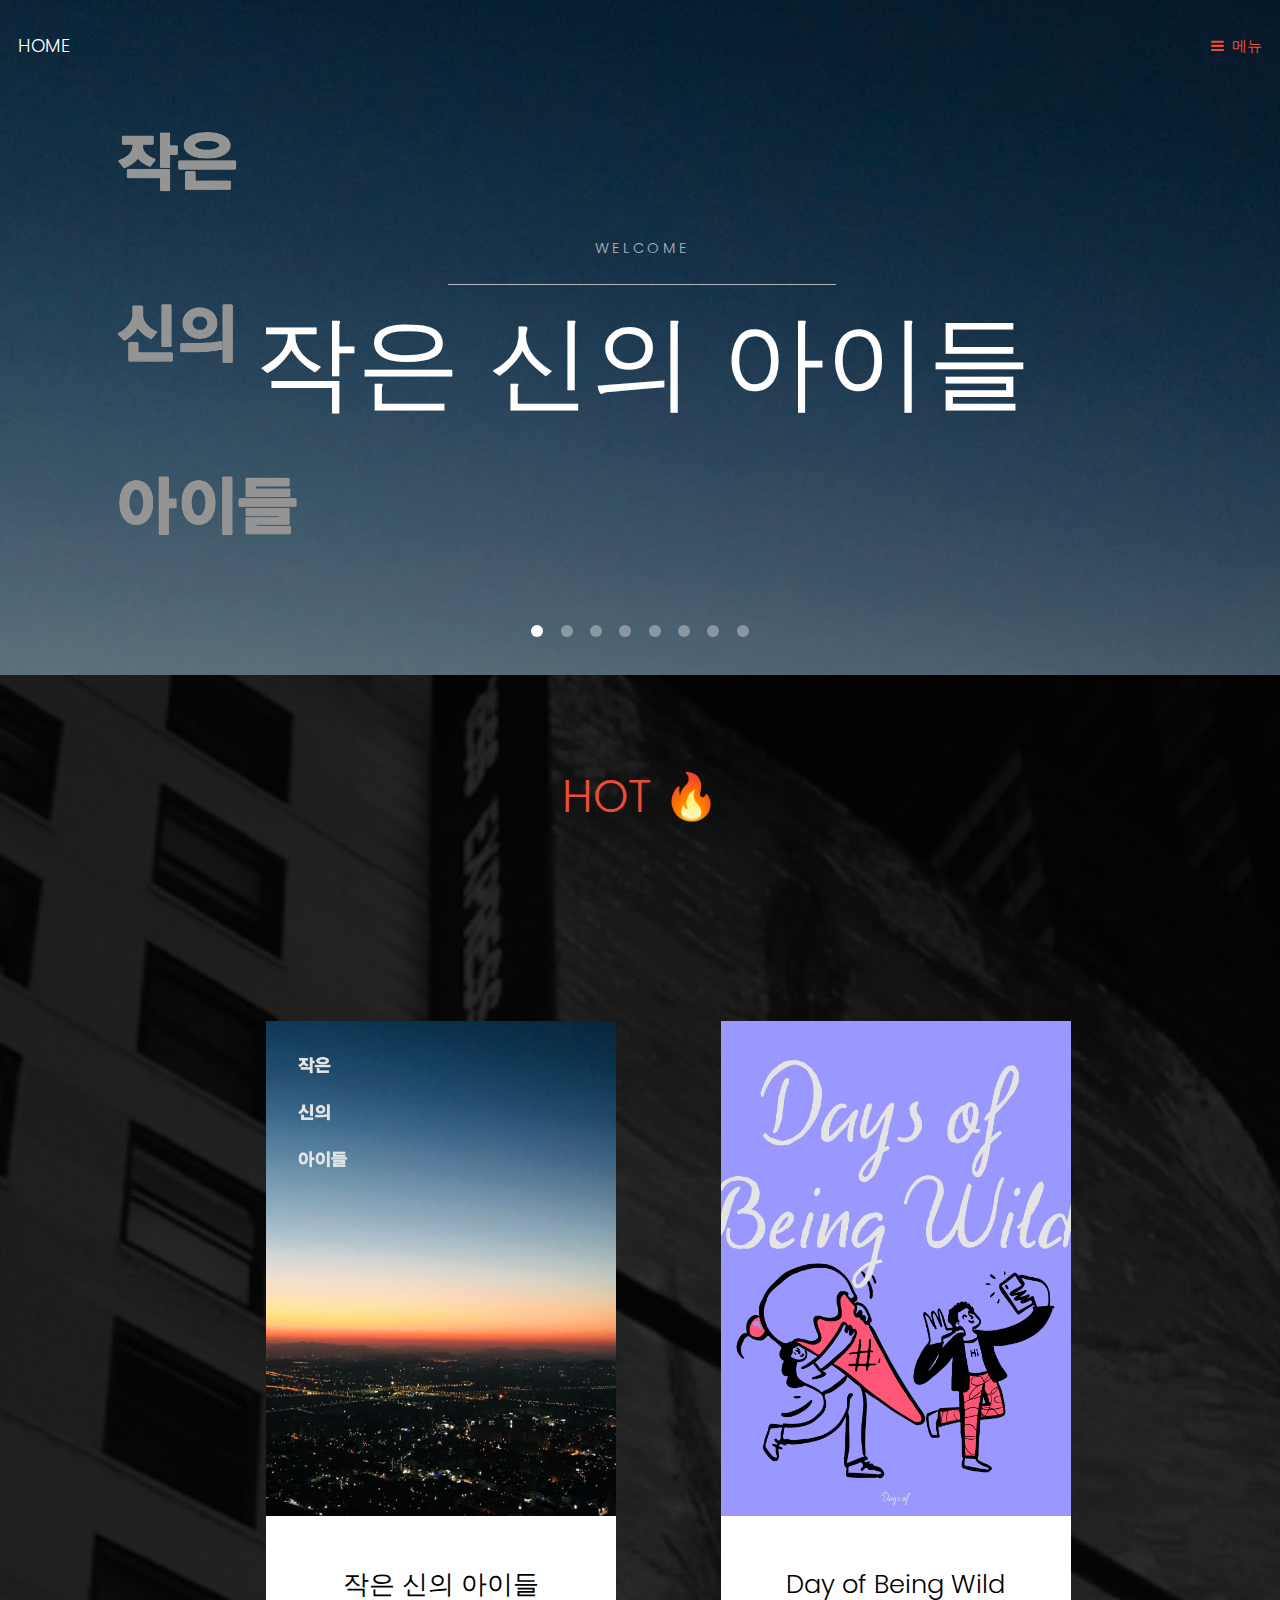
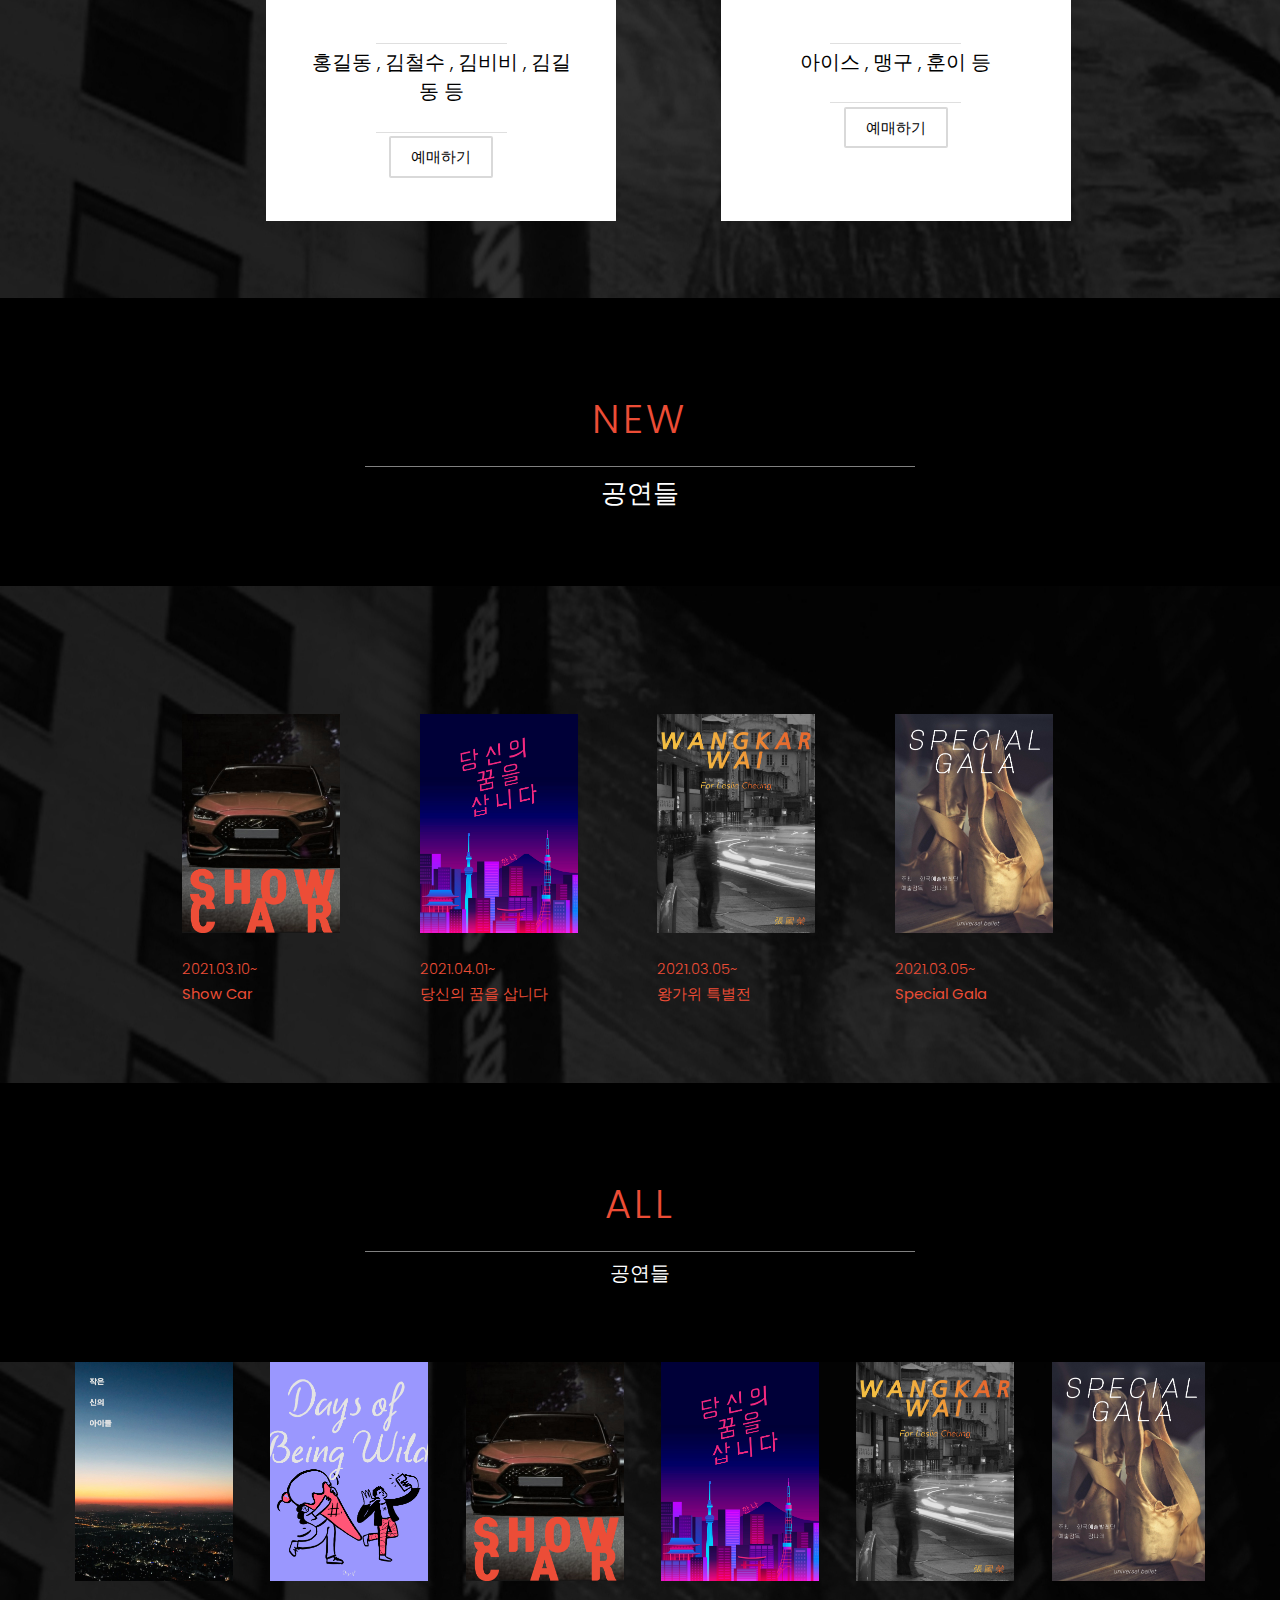
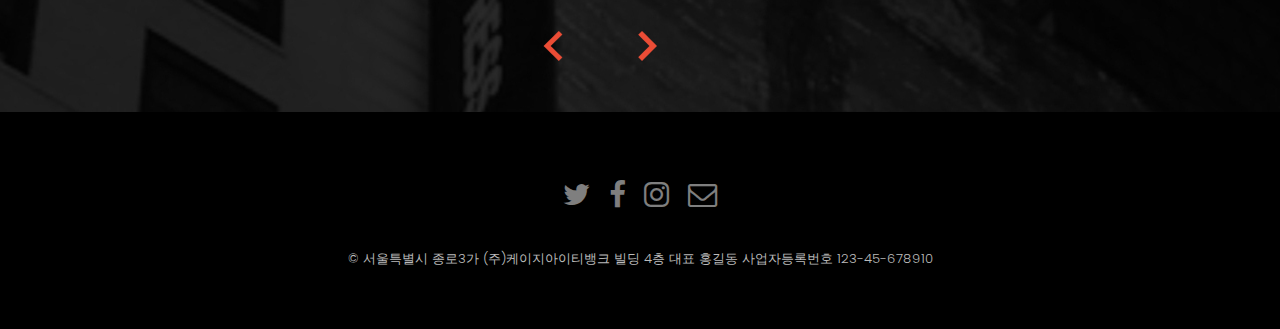
<file: SemiProject/WebContent/index.html>
<!DOCTYPE HTML>

<html>
<head>
<title>예매메인</title>
<meta charset="utf-8" />
<meta name="viewport" content="width=device-width, initial-scale=1" />
<link rel="stylesheet" href="assets/css/main.css" />
<script src="./jquery-3.5.1.js"></s cript>
<script>
window.onload=function(){
	kaja();
}

function kaja(){                    
	if(document.cookie.indexOf("annaeCookie=kongji1") == -1){ 
		window.open("pop.html","cookieWin2",
 				"width=320px, height=390px, top=20px, left=100px, top=100px, toolbar=0,  location=no, status=yes, menubars=0, scrollbars=0, resizable=0, location=0, directories=0")
	}
} 

</script>
</head>
<body >



	<!-- Header 해더 -->
	<header id="header" class="alt">
		<div class="logo">
			<a href="index.html">HOME</a>
		</div>
		<a href="#menu">메뉴</a>
	</header>

	<!-- Nav 네브 -->
	<nav id="menu">
		<ul class="links">
			<li><a href="index.html">홈</a></li>
			<li><a href="login.jsp">로그인</a></li>
			<li><a href="join.jsp">회원가입</a></li>
			<li><a href="store.html">장바구니</a></li>

		</ul>
	</nav>

	<!-- Banner 배너 -->
	<section class="banner full">
		<article>
		  <img src="images/poster1.jpg" alt="" />
			<div class="inner">
				<header>
					<p>WELCOME</p>
					<h2>작은 신의 아이들</h2>
				</header>
			</div>
			
		</article>
		<article>
			<img src="images/poster2.jpg" alt="" />
			<div class="inner">
				<header>
					<p>WELCOME</p>
					<h2>Day Of Being Wild</h2>
				</header>
			</div>
		</article>
		<article>
			<img src="images/poster3.jpg" alt="" />
			<div class="inner">
				<header>
					<p>WELCOME</p>
					<h2>SHOW CAR</h2>
				</header>
			</div>
		</article>
		<article>
			<img src="images/poster4.jpg" alt="" />
			<div class="inner">
				<header>
					<p>WELCOME</p>
					<h2>당신의 꿈을 삽니다</h2>
				</header>
			</div>
		</article>

		<article>
			<img src="images/poster5.jpg" alt="" />
			<div class="inner">
				<header>
					<p>WELCOME</p>
					<h2>WANGKARWAI</h2>
				</header>
			</div>
		</article>

		<article>
			<img src="images/poster6.jpg" alt="" />
			<div class="inner">
				<header>
					<p>WELCOME</p>
					<h2>SPECIAL GALA</h2>
				</header>
			</div>
		</article>
		
		<article>
			<img src="images/poster7.jpg" alt="" />
			<div class="inner">
				<header>
					<p>WELCOME</p>
					<h2>Imago and Scent</h2>
				</header>
			</div>
		</article>
		
		<article>
			<img src="images/poster8.jpg" alt="" />
			<div class="inner">
				<header>
					<p>WELCOME</p>
					<h2>민중의 귀로 다시듣는 토끼뎐</h2>
				</header>
			</div>
		</article>

	</section>

	<!-- hot 인기-->
	<section id="one" class="wrapper style2">
		<div class="inner">
			<header class="align-center">
				<h1>HOT 🔥</h1>
			</header>
			<div class="grid-style">

				<div>
					<div class="box">
						<div class="image fit"><a href="show1.jsp">
							<img src="images/poster1.jpg" alt="" /></a>
						</div>
						<div class="content">
							<header class="align-center">
								<h2>작은 신의 아이들</h2>
					             <p><h3>홍길동 , 김철수 , 김비비 , 김길동 등</h3></p>
							</header>
							
							<footer class="align-center">
								<a href="getinfo.do?" class="button alt">예매하기</a>
							</footer>
						</div>
					</div>
				</div>

				<div>
					<div class="box">
						<div class="image fit"><a href="show2.jsp">
							<img src="images/poster2.jpg" alt="" /></a>
						</div>
						<div class="content">
							<header class="align-center">
								<h2>Day of Being Wild</h2>
					             <p><h3>아이스 , 맹구 , 훈이 등</h3></p>
							</header>
							
							<footer class="align-center">
								<a href="getinfo2.do" class="button alt">예매하기</a>
							</footer>
						</div>
					</div>
				</div>

			</div>
		</div>
	</section>

	
<!-- new 큰제목 -->
	<section id="two" class="wrapper style3">
		<div class="inner">
			<header class="align-center">
				<p>NEW</p>
				<h2>공연들</h2>
			</header>
		</div>
	</section>


<!-- new -->

<div class= "wrapper style2">
	<ul class="cards">
		<li>
			<div class="serveimg">
				<a href="show3.jsp"><img src="images/poster3.jpg" id="serveimg"></a>
			</div>
			<div class="img-text"><br>
			<div class="ticket-date">2021.03.10~</div>
			<div class="ticket-name">Show Car</div></div>
		</li>

		<li>
			<div class="serveimg">
				<a href="show4.jsp"><img src="images/poster4.jpg" id="serveimg"></a>
			</div>
			
			<div class="img-text"><br>
			<div class="ticket-date">2021.04.01~</div>
			<div class="ticket-name">당신의 꿈을 삽니다</div></div>
		</li>

		<li>
			<div class="serveimg">
				<a href="show5.jsp"><img src="images/poster5.jpg" id="serveimg"></a>
			</div>
			<div class="img-text"><br>
			<div class="ticket-date">2021.03.05~</div>
			<div class="ticket-name">왕가위 특별전</div></div>
		</li>

		<li>
			<div class="serveimg">
				<a href="show6.jsp"><img src="images/poster6.jpg" id="serveimg"></a>
			</div>
			<div class="img-text"><br>
			<div class="ticket-date">2021.03.05~</div>
			<div class="ticket-name">Special Gala</div></div>
		</li>
	</ul>
</div>


	<!-- <button id="btnAll">+ 더보기</button> -->
	
	<!-- 공연전체 큰제목 -->
	<section id="three" class="wrapper style3">
		<div class="inner">
			<header class="align-center">
				<p>All</p>
				<h3>공연들</h3>
			</header>
		</div>
	</section>


	<!-- 공연 전체 슬라이드 -->

<div class="all">
<div class="slide_wrapper">
	<ul class="slides">
		<li><a href="show1.jsp"><img src="images/poster1.jpg" alt="" id="ss" /></a></li>
		<li><a href="show2.jsp"><img src="images/poster2.jpg" alt="" id="ss" /></a></li>
		<li><a href="show3.jsp"><img src="images/poster3.jpg" alt="" id="ss" /></a></li>
		
		<li><a href="show4.jsp"><img src="images/poster4.jpg" alt="" id="ss" /></a></li>
		<li><a href="show5.jsp"><img src="images/poster5.jpg" alt="" id="ss" /></a></li>
		<li><a href="show6.jsp"><img src="images/poster6.jpg" alt="" id="ss" /></a></li>
		
		<li><a href="show7.jsp"><img src="images/poster7.jpg" alt="" id="ss" /></a></li>
		<li><a href="show8.jsp"><img src="images/poster8.jpg" alt="" id="ss" /></a></li>
		<li><a href="show8.jsp"><img src="images/poster8.jpg" alt="" id="ss" /></a></li>
	</ul>
</div>


	<p class="controls">
	<span class="prev"><img src="images/icon_prev.png"></span>
	<span class="next"><img src="images/icon_next.png"></span> 
	</p>
</div>


<script>
var slides = document.querySelector('.slides'),
slide = document.querySelectorAll('.slides li'),
currentIdx = 0,
slideCount = slide.length,
prevBtn = document.querySelector('.prev'),
slideWidth = 158,
slideMargin = 30,
nextBtn = document.querySelector('.next');

slides.style.width = (slideWidth + slideMargin)*slideCount - slideMargin+'px';

function moveSlide(num){
	
	slides.style.left = -num * 200+'px';
	currentIdx = num;
}
nextBtn.addEventListener('click',function(){
	if(currentIdx < slideCount-7){
		moveSlide(currentIdx + 1);
	}else{
		moveSlide(0);	
	}
});

prevBtn.addEventListener('click',function(){
	if(currentIdx > 0){
		moveSlide(currentIdx - 1);
	}else{
		moveSlide(slideCount-7);	
	}
});
</script>

	

<!-- 광고 큰제목 -->
	<!-- <section id="four" class="wrapper style3">
		<div class="inner">
			<header class="align-center">
				<p>광고</p>
				<h2>광고</h2>
			</header>
		</div>
	</section> -->

<!-- 광고 -->
	<!-- <div class="last">
		<div class="lleft"><h1>Focus ON</h1></div>
		<div class="lright">video</div>
	</div> -->




	<!-- Footer 밑-->
	<footer id="footer">
		<div class="container">
			<ul class="icons">
				<li><a href="#" class="icon fa-twitter"><span class="label">Twitter</span></a></li>
				<li><a href="#" class="icon fa-facebook"><span
						class="label">Facebook</span></a></li>
				<li><a href="#" class="icon fa-instagram"><span
						class="label">Instagram</span></a></li>
				<li><a href="#" class="icon fa-envelope-o"><span
						class="label">Email</span></a></li>
			</ul>
		</div>
		<div class="copyright">&copy; 서울특별시 종로3가 (주)케이지아이티뱅크 빌딩 4층 대표
			홍길동 사업자등록번호 123-45-678910</div>
	</footer>

	<!-- Scripts -->
	<script src="assets/js/jquery.min.js"></script>
	<script src="assets/js/jquery.scrollex.min.js"></script>
	<script src="assets/js/skel.min.js"></script>
	<script src="assets/js/util.js"></script>
	<script src="assets/js/main.js"></script>

</body>
</html>
</file>
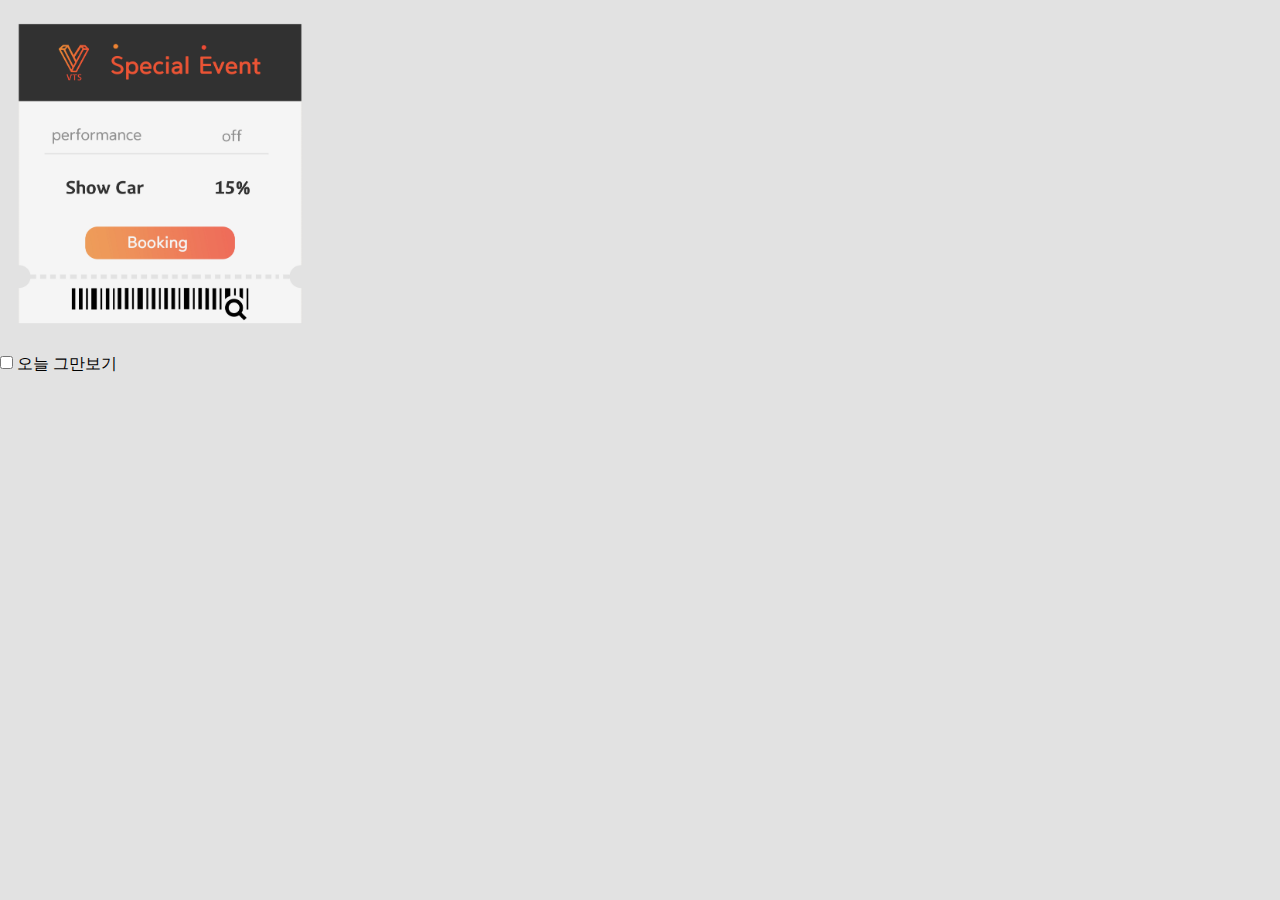
<file: SemiProject/WebContent/pop.html>
<!DOCTYPE html>
<html>
<head>
<meta charset="EUC-KR">
<title>Insert title here</title>
<meta name="viewport" content="width=device-width, initial-scale=1" />
<script src="./jquery-3.5.1.js"></script>
<script>
window.onunload=function(){
	kajaCookie();
}
function kajaCookie(){ 
	
	if(document.f1.chk1.checked == true){ 
		
		var oneul1 = new Date() 
		oneul1.setDate(oneul1.getDate()+1) 
		document.cookie = "annaeCookie=kongji1;expires=" 
		                    + oneul1.toUTCString()
		                    
	}//if-end
}//kajacookie()-end

</script>

<style>
*{
	background : #e2e2e2;
	color : black;
	margin : 0;
	padding : 0;
}

#popimg{
	height : 350px;
	width : 320px;
}
</style>

</head>
<body>
<div >
<a href="detail/show3.jsp" target="_blank">
<img src = "images/popup.jpg" id="popimg"></a>

<form name="f1">
<input type="checkbox" name="chk1">
���� �׸�����
</form>
</div>

</body>
</html>
</file>
<file: SemiProject/WebContent/assets/css/main.css>
@charset "UTF-8";
@import url(font-awesome.min.css);
@import url("https://fonts.googleapis.com/css?family=Poppins:300,400,500,600,700");



/* 리셋 */

	html, body, div, span, applet, object, iframe, h1, h2, h3, h4, h5, h6, p, blockquote, pre, a, abbr, acronym, address, big, cite, code, del, dfn, em, img, ins, kbd, q, s, samp, small, strike, strong, sub, sup, tt, var, b, u, i, center, dl, dt, dd, ol, ul, li, fieldset, form, label, legend, table, caption, tbody, tfoot, thead, tr, th, td, article, aside, canvas, details, embed, figure, figcaption, footer, header, hgroup, menu, nav, output, ruby, section, summary, time, mark, audio, video {
		margin: 0;
		padding: 0;
		border: 0;
		font-size: 100%;
		font: inherit;
		vertical-align: baseline;
	}

	article, aside, details, figcaption, figure, footer, header, hgroup, menu, nav, section {
		display: block;
	}

	body {
		line-height: 1;
	}

	ol, ul {
		list-style: none;
	}

	blockquote, q {
		quotes: none;
	}

	blockquote:before, blockquote:after, q:before, q:after {
		content: '';
		content: none;
	}

	table {
		border-collapse: collapse;
		border-spacing: 0;
	}

	body {
		-webkit-text-size-adjust: none;
	}

/* Box Model */

	*, *:before, *:after {
		-moz-box-sizing: border-box;
		-webkit-box-sizing: border-box;
		box-sizing: border-box;
	}

/* Containers */

	.container {
		margin-left: auto;
		margin-right: auto;
	}

	.container.\31 25\25 {
		width: 100%;
		max-width: 100rem;
		min-width: 80rem;
	}

	.container.\37 5\25 {
		width: 60rem;
	}

	.container.\35 0\25 {
		width: 40rem;
	}

	.container.\32 5\25 {
		width: 20rem;
	}

	.container {
		width: 80rem;
	}

	@media screen and (max-width: 1680px) {

		.container.\31 25\25 {
			width: 100%;
			max-width: 100rem;
			min-width: 80rem;
		}

		.container.\37 5\25 {
			width: 60rem;
		}

		.container.\35 0\25 {
			width: 40rem;
		}

		.container.\32 5\25 {
			width: 20rem;
		}

		.container {
			width: 80rem;
		}

	}

	@media screen and (max-width: 1280px) {

		.container.\31 25\25 {
			width: 100%;
			max-width: 81.25rem;
			min-width: 65rem;
		}

		.container.\37 5\25 {
			width: 48.75rem;
		}

		.container.\35 0\25 {
			width: 32.5rem;
		}

		.container.\32 5\25 {
			width: 16.25rem;
		}

		.container {
			width: 65rem;
		}

	}

	@media screen and (max-width: 980px) {

		.container.\31 25\25 {
			width: 100%;
			max-width: 112.5%;
			min-width: 90%;
		}

		.container.\37 5\25 {
			width: 67.5%;
		}

		.container.\35 0\25 {
			width: 45%;
		}

		.container.\32 5\25 {
			width: 22.5%;
		}

		.container {
			width: 90%;
		}

	}

	@media screen and (max-width: 736px) {

		.container.\31 25\25 {
			width: 100%;
			max-width: 112.5%;
			min-width: 90%;
		}

		.container.\37 5\25 {
			width: 67.5%;
		}

		.container.\35 0\25 {
			width: 45%;
		}

		.container.\32 5\25 {
			width: 22.5%;
		}

		.container {
			width: 90% !important;
		}

	}

	@media screen and (max-width: 480px) {

		.container.\31 25\25 {
			width: 100%;
			max-width: 112.5%;
			min-width: 90%;
		}

		.container.\37 5\25 {
			width: 67.5%;
		}

		.container.\35 0\25 {
			width: 45%;
		}

		.container.\32 5\25 {
			width: 22.5%;
		}

		.container {
			width: 90% !important;
		}

	}

/* Grid */

	.row {
		border-bottom: solid 1px transparent;
		-moz-box-sizing: border-box;
		-webkit-box-sizing: border-box;
		box-sizing: border-box;
	}

	.row > * {
		float: left;
		-moz-box-sizing: border-box;
		-webkit-box-sizing: border-box;
		box-sizing: border-box;
	}

	.row:after, .row:before {
		content: '';
		display: block;
		clear: both;
		height: 0;
	}

	.row.uniform > * > :first-child {
		margin-top: 0;
	}

	.row.uniform > * > :last-child {
		margin-bottom: 0;
	}

	.row.\30 \25 > * {
		padding: 0 0 0 0rem;
	}

	.row.\30 \25 {
		margin: 0 0 -1px 0rem;
	}

	.row.uniform.\30 \25 > * {
		padding: 0rem 0 0 0rem;
	}

	.row.uniform.\30 \25 {
		margin: 0rem 0 -1px 0rem;
	}

	.row > * {
		padding: 0 0 0 2rem;
	}

	.row {
		margin: 0 0 -1px -2rem;
	}

	.row.uniform > * {
		padding: 2rem 0 0 2rem;
	}

	.row.uniform {
		margin: -2rem 0 -1px -2rem;
	}

	.row.\32 00\25 > * {
		padding: 0 0 0 4rem;
	}

	.row.\32 00\25 {
		margin: 0 0 -1px -4rem;
	}

	.row.uniform.\32 00\25 > * {
		padding: 4rem 0 0 4rem;
	}

	.row.uniform.\32 00\25 {
		margin: -4rem 0 -1px -4rem;
	}

	.row.\31 50\25 > * {
		padding: 0 0 0 3rem;
	}

	.row.\31 50\25 {
		margin: 0 0 -1px -3rem;
	}

	.row.uniform.\31 50\25 > * {
		padding: 3rem 0 0 3rem;
	}

	.row.uniform.\31 50\25 {
		margin: -3rem 0 -1px -3rem;
	}

	.row.\35 0\25 > * {
		padding: 0 0 0 1rem;
	}

	.row.\35 0\25 {
		margin: 0 0 -1px -1rem;
	}

	.row.uniform.\35 0\25 > * {
		padding: 1rem 0 0 1rem;
	}

	.row.uniform.\35 0\25 {
		margin: -1rem 0 -1px -1rem;
	}

	.row.\32 5\25 > * {
		padding: 0 0 0 0.5rem;
	}

	.row.\32 5\25 {
		margin: 0 0 -1px -0.5rem;
	}

	.row.uniform.\32 5\25 > * {
		padding: 0.5rem 0 0 0.5rem;
	}

	.row.uniform.\32 5\25 {
		margin: -0.5rem 0 -1px -0.5rem;
	}

	.\31 2u, .\31 2u\24 {
		width: 100%;
		clear: none;
		margin-left: 0;
	}

	.\31 1u, .\31 1u\24 {
		width: 91.6666666667%;
		clear: none;
		margin-left: 0;
	}

	.\31 0u, .\31 0u\24 {
		width: 83.3333333333%;
		clear: none;
		margin-left: 0;
	}

	.\39 u, .\39 u\24 {
		width: 75%;
		clear: none;
		margin-left: 0;
	}

	.\38 u, .\38 u\24 {
		width: 66.6666666667%;
		clear: none;
		margin-left: 0;
	}

	.\37 u, .\37 u\24 {
		width: 58.3333333333%;
		clear: none;
		margin-left: 0;
	}

	.\36 u, .\36 u\24 {
		width: 50%;
		clear: none;
		margin-left: 0;
	}

	.\35 u, .\35 u\24 {
		width: 41.6666666667%;
		clear: none;
		margin-left: 0;
	}

	.\34 u, .\34 u\24 {
		width: 33.3333333333%;
		clear: none;
		margin-left: 0;
	}

	.\33 u, .\33 u\24 {
		width: 25%;
		clear: none;
		margin-left: 0;
	}

	.\32 u, .\32 u\24 {
		width: 16.6666666667%;
		clear: none;
		margin-left: 0;
	}

	.\31 u, .\31 u\24 {
		width: 8.3333333333%;
		clear: none;
		margin-left: 0;
	}

	.\31 2u\24 + *,
	.\31 1u\24 + *,
	.\31 0u\24 + *,
	.\39 u\24 + *,
	.\38 u\24 + *,
	.\37 u\24 + *,
	.\36 u\24 + *,
	.\35 u\24 + *,
	.\34 u\24 + *,
	.\33 u\24 + *,
	.\32 u\24 + *,
	.\31 u\24 + * {
		clear: left;
	}

	.\-11u {
		margin-left: 91.66667%;
	}

	.\-10u {
		margin-left: 83.33333%;
	}

	.\-9u {
		margin-left: 75%;
	}

	.\-8u {
		margin-left: 66.66667%;
	}

	.\-7u {
		margin-left: 58.33333%;
	}

	.\-6u {
		margin-left: 50%;
	}

	.\-5u {
		margin-left: 41.66667%;
	}

	.\-4u {
		margin-left: 33.33333%;
	}

	.\-3u {
		margin-left: 25%;
	}

	.\-2u {
		margin-left: 16.66667%;
	}

	.\-1u {
		margin-left: 8.33333%;
	}

	@media screen and (max-width: 1680px) {

		.row > * {
			padding: 0 0 0 2rem;
		}

		.row {
			margin: 0 0 -1px -2rem;
		}

		.row.uniform > * {
			padding: 2rem 0 0 2rem;
		}

		.row.uniform {
			margin: -2rem 0 -1px -2rem;
		}

		.row.\32 00\25 > * {
			padding: 0 0 0 4rem;
		}

		.row.\32 00\25 {
			margin: 0 0 -1px -4rem;
		}

		.row.uniform.\32 00\25 > * {
			padding: 4rem 0 0 4rem;
		}

		.row.uniform.\32 00\25 {
			margin: -4rem 0 -1px -4rem;
		}

		.row.\31 50\25 > * {
			padding: 0 0 0 3rem;
		}

		.row.\31 50\25 {
			margin: 0 0 -1px -3rem;
		}

		.row.uniform.\31 50\25 > * {
			padding: 3rem 0 0 3rem;
		}

		.row.uniform.\31 50\25 {
			margin: -3rem 0 -1px -3rem;
		}

		.row.\35 0\25 > * {
			padding: 0 0 0 1rem;
		}

		.row.\35 0\25 {
			margin: 0 0 -1px -1rem;
		}

		.row.uniform.\35 0\25 > * {
			padding: 1rem 0 0 1rem;
		}

		.row.uniform.\35 0\25 {
			margin: -1rem 0 -1px -1rem;
		}

		.row.\32 5\25 > * {
			padding: 0 0 0 0.5rem;
		}

		.row.\32 5\25 {
			margin: 0 0 -1px -0.5rem;
		}

		.row.uniform.\32 5\25 > * {
			padding: 0.5rem 0 0 0.5rem;
		}

		.row.uniform.\32 5\25 {
			margin: -0.5rem 0 -1px -0.5rem;
		}

		.\31 2u\28xlarge\29, .\31 2u\24\28xlarge\29 {
			width: 100%;
			clear: none;
			margin-left: 0;
		}

		.\31 1u\28xlarge\29, .\31 1u\24\28xlarge\29 {
			width: 91.6666666667%;
			clear: none;
			margin-left: 0;
		}

		.\31 0u\28xlarge\29, .\31 0u\24\28xlarge\29 {
			width: 83.3333333333%;
			clear: none;
			margin-left: 0;
		}

		.\39 u\28xlarge\29, .\39 u\24\28xlarge\29 {
			width: 75%;
			clear: none;
			margin-left: 0;
		}

		.\38 u\28xlarge\29, .\38 u\24\28xlarge\29 {
			width: 66.6666666667%;
			clear: none;
			margin-left: 0;
		}

		.\37 u\28xlarge\29, .\37 u\24\28xlarge\29 {
			width: 58.3333333333%;
			clear: none;
			margin-left: 0;
		}

		.\36 u\28xlarge\29, .\36 u\24\28xlarge\29 {
			width: 50%;
			clear: none;
			margin-left: 0;
		}

		.\35 u\28xlarge\29, .\35 u\24\28xlarge\29 {
			width: 41.6666666667%;
			clear: none;
			margin-left: 0;
		}

		.\34 u\28xlarge\29, .\34 u\24\28xlarge\29 {
			width: 33.3333333333%;
			clear: none;
			margin-left: 0;
		}

		.\33 u\28xlarge\29, .\33 u\24\28xlarge\29 {
			width: 25%;
			clear: none;
			margin-left: 0;
		}

		.\32 u\28xlarge\29, .\32 u\24\28xlarge\29 {
			width: 16.6666666667%;
			clear: none;
			margin-left: 0;
		}

		.\31 u\28xlarge\29, .\31 u\24\28xlarge\29 {
			width: 8.3333333333%;
			clear: none;
			margin-left: 0;
		}

		.\31 2u\24\28xlarge\29 + *,
		.\31 1u\24\28xlarge\29 + *,
		.\31 0u\24\28xlarge\29 + *,
		.\39 u\24\28xlarge\29 + *,
		.\38 u\24\28xlarge\29 + *,
		.\37 u\24\28xlarge\29 + *,
		.\36 u\24\28xlarge\29 + *,
		.\35 u\24\28xlarge\29 + *,
		.\34 u\24\28xlarge\29 + *,
		.\33 u\24\28xlarge\29 + *,
		.\32 u\24\28xlarge\29 + *,
		.\31 u\24\28xlarge\29 + * {
			clear: left;
		}

		.\-11u\28xlarge\29 {
			margin-left: 91.66667%;
		}

		.\-10u\28xlarge\29 {
			margin-left: 83.33333%;
		}

		.\-9u\28xlarge\29 {
			margin-left: 75%;
		}

		.\-8u\28xlarge\29 {
			margin-left: 66.66667%;
		}

		.\-7u\28xlarge\29 {
			margin-left: 58.33333%;
		}

		.\-6u\28xlarge\29 {
			margin-left: 50%;
		}

		.\-5u\28xlarge\29 {
			margin-left: 41.66667%;
		}

		.\-4u\28xlarge\29 {
			margin-left: 33.33333%;
		}

		.\-3u\28xlarge\29 {
			margin-left: 25%;
		}

		.\-2u\28xlarge\29 {
			margin-left: 16.66667%;
		}

		.\-1u\28xlarge\29 {
			margin-left: 8.33333%;
		}

	}

	@media screen and (max-width: 1280px) {

		.row > * {
			padding: 0 0 0 1.5rem;
		}

		.row {
			margin: 0 0 -1px -1.5rem;
		}

		.row.uniform > * {
			padding: 1.5rem 0 0 1.5rem;
		}

		.row.uniform {
			margin: -1.5rem 0 -1px -1.5rem;
		}

		.row.\32 00\25 > * {
			padding: 0 0 0 3rem;
		}

		.row.\32 00\25 {
			margin: 0 0 -1px -3rem;
		}

		.row.uniform.\32 00\25 > * {
			padding: 3rem 0 0 3rem;
		}

		.row.uniform.\32 00\25 {
			margin: -3rem 0 -1px -3rem;
		}

		.row.\31 50\25 > * {
			padding: 0 0 0 2.25rem;
		}

		.row.\31 50\25 {
			margin: 0 0 -1px -2.25rem;
		}

		.row.uniform.\31 50\25 > * {
			padding: 2.25rem 0 0 2.25rem;
		}

		.row.uniform.\31 50\25 {
			margin: -2.25rem 0 -1px -2.25rem;
		}

		.row.\35 0\25 > * {
			padding: 0 0 0 0.75rem;
		}

		.row.\35 0\25 {
			margin: 0 0 -1px -0.75rem;
		}

		.row.uniform.\35 0\25 > * {
			padding: 0.75rem 0 0 0.75rem;
		}

		.row.uniform.\35 0\25 {
			margin: -0.75rem 0 -1px -0.75rem;
		}

		.row.\32 5\25 > * {
			padding: 0 0 0 0.375rem;
		}

		.row.\32 5\25 {
			margin: 0 0 -1px -0.375rem;
		}

		.row.uniform.\32 5\25 > * {
			padding: 0.375rem 0 0 0.375rem;
		}

		.row.uniform.\32 5\25 {
			margin: -0.375rem 0 -1px -0.375rem;
		}

		.\31 2u\28large\29, .\31 2u\24\28large\29 {
			width: 100%;
			clear: none;
			margin-left: 0;
		}

		.\31 1u\28large\29, .\31 1u\24\28large\29 {
			width: 91.6666666667%;
			clear: none;
			margin-left: 0;
		}

		.\31 0u\28large\29, .\31 0u\24\28large\29 {
			width: 83.3333333333%;
			clear: none;
			margin-left: 0;
		}

		.\39 u\28large\29, .\39 u\24\28large\29 {
			width: 75%;
			clear: none;
			margin-left: 0;
		}

		.\38 u\28large\29, .\38 u\24\28large\29 {
			width: 66.6666666667%;
			clear: none;
			margin-left: 0;
		}

		.\37 u\28large\29, .\37 u\24\28large\29 {
			width: 58.3333333333%;
			clear: none;
			margin-left: 0;
		}

		.\36 u\28large\29, .\36 u\24\28large\29 {
			width: 50%;
			clear: none;
			margin-left: 0;
		}

		.\35 u\28large\29, .\35 u\24\28large\29 {
			width: 41.6666666667%;
			clear: none;
			margin-left: 0;
		}

		.\34 u\28large\29, .\34 u\24\28large\29 {
			width: 33.3333333333%;
			clear: none;
			margin-left: 0;
		}

		.\33 u\28large\29, .\33 u\24\28large\29 {
			width: 25%;
			clear: none;
			margin-left: 0;
		}

		.\32 u\28large\29, .\32 u\24\28large\29 {
			width: 16.6666666667%;
			clear: none;
			margin-left: 0;
		}

		.\31 u\28large\29, .\31 u\24\28large\29 {
			width: 8.3333333333%;
			clear: none;
			margin-left: 0;
		}

		.\31 2u\24\28large\29 + *,
		.\31 1u\24\28large\29 + *,
		.\31 0u\24\28large\29 + *,
		.\39 u\24\28large\29 + *,
		.\38 u\24\28large\29 + *,
		.\37 u\24\28large\29 + *,
		.\36 u\24\28large\29 + *,
		.\35 u\24\28large\29 + *,
		.\34 u\24\28large\29 + *,
		.\33 u\24\28large\29 + *,
		.\32 u\24\28large\29 + *,
		.\31 u\24\28large\29 + * {
			clear: left;
		}

		.\-11u\28large\29 {
			margin-left: 91.66667%;
		}

		.\-10u\28large\29 {
			margin-left: 83.33333%;
		}

		.\-9u\28large\29 {
			margin-left: 75%;
		}

		.\-8u\28large\29 {
			margin-left: 66.66667%;
		}

		.\-7u\28large\29 {
			margin-left: 58.33333%;
		}

		.\-6u\28large\29 {
			margin-left: 50%;
		}

		.\-5u\28large\29 {
			margin-left: 41.66667%;
		}

		.\-4u\28large\29 {
			margin-left: 33.33333%;
		}

		.\-3u\28large\29 {
			margin-left: 25%;
		}

		.\-2u\28large\29 {
			margin-left: 16.66667%;
		}

		.\-1u\28large\29 {
			margin-left: 8.33333%;
		}

	}

	@media screen and (max-width: 980px) {

		.row > * {
			padding: 0 0 0 1.5rem;
		}

		.row {
			margin: 0 0 -1px -1.5rem;
		}

		.row.uniform > * {
			padding: 1.5rem 0 0 1.5rem;
		}

		.row.uniform {
			margin: -1.5rem 0 -1px -1.5rem;
		}

		.row.\32 00\25 > * {
			padding: 0 0 0 3rem;
		}

		.row.\32 00\25 {
			margin: 0 0 -1px -3rem;
		}

		.row.uniform.\32 00\25 > * {
			padding: 3rem 0 0 3rem;
		}

		.row.uniform.\32 00\25 {
			margin: -3rem 0 -1px -3rem;
		}

		.row.\31 50\25 > * {
			padding: 0 0 0 2.25rem;
		}

		.row.\31 50\25 {
			margin: 0 0 -1px -2.25rem;
		}

		.row.uniform.\31 50\25 > * {
			padding: 2.25rem 0 0 2.25rem;
		}

		.row.uniform.\31 50\25 {
			margin: -2.25rem 0 -1px -2.25rem;
		}

		.row.\35 0\25 > * {
			padding: 0 0 0 0.75rem;
		}

		.row.\35 0\25 {
			margin: 0 0 -1px -0.75rem;
		}

		.row.uniform.\35 0\25 > * {
			padding: 0.75rem 0 0 0.75rem;
		}

		.row.uniform.\35 0\25 {
			margin: -0.75rem 0 -1px -0.75rem;
		}

		.row.\32 5\25 > * {
			padding: 0 0 0 0.375rem;
		}

		.row.\32 5\25 {
			margin: 0 0 -1px -0.375rem;
		}

		.row.uniform.\32 5\25 > * {
			padding: 0.375rem 0 0 0.375rem;
		}

		.row.uniform.\32 5\25 {
			margin: -0.375rem 0 -1px -0.375rem;
		}

		.\31 2u\28medium\29, .\31 2u\24\28medium\29 {
			width: 100%;
			clear: none;
			margin-left: 0;
		}

		.\31 1u\28medium\29, .\31 1u\24\28medium\29 {
			width: 91.6666666667%;
			clear: none;
			margin-left: 0;
		}

		.\31 0u\28medium\29, .\31 0u\24\28medium\29 {
			width: 83.3333333333%;
			clear: none;
			margin-left: 0;
		}

		.\39 u\28medium\29, .\39 u\24\28medium\29 {
			width: 75%;
			clear: none;
			margin-left: 0;
		}

		.\38 u\28medium\29, .\38 u\24\28medium\29 {
			width: 66.6666666667%;
			clear: none;
			margin-left: 0;
		}

		.\37 u\28medium\29, .\37 u\24\28medium\29 {
			width: 58.3333333333%;
			clear: none;
			margin-left: 0;
		}

		.\36 u\28medium\29, .\36 u\24\28medium\29 {
			width: 50%;
			clear: none;
			margin-left: 0;
		}

		.\35 u\28medium\29, .\35 u\24\28medium\29 {
			width: 41.6666666667%;
			clear: none;
			margin-left: 0;
		}

		.\34 u\28medium\29, .\34 u\24\28medium\29 {
			width: 33.3333333333%;
			clear: none;
			margin-left: 0;
		}

		.\33 u\28medium\29, .\33 u\24\28medium\29 {
			width: 25%;
			clear: none;
			margin-left: 0;
		}

		.\32 u\28medium\29, .\32 u\24\28medium\29 {
			width: 16.6666666667%;
			clear: none;
			margin-left: 0;
		}

		.\31 u\28medium\29, .\31 u\24\28medium\29 {
			width: 8.3333333333%;
			clear: none;
			margin-left: 0;
		}

		.\31 2u\24\28medium\29 + *,
		.\31 1u\24\28medium\29 + *,
		.\31 0u\24\28medium\29 + *,
		.\39 u\24\28medium\29 + *,
		.\38 u\24\28medium\29 + *,
		.\37 u\24\28medium\29 + *,
		.\36 u\24\28medium\29 + *,
		.\35 u\24\28medium\29 + *,
		.\34 u\24\28medium\29 + *,
		.\33 u\24\28medium\29 + *,
		.\32 u\24\28medium\29 + *,
		.\31 u\24\28medium\29 + * {
			clear: left;
		}

		.\-11u\28medium\29 {
			margin-left: 91.66667%;
		}

		.\-10u\28medium\29 {
			margin-left: 83.33333%;
		}

		.\-9u\28medium\29 {
			margin-left: 75%;
		}

		.\-8u\28medium\29 {
			margin-left: 66.66667%;
		}

		.\-7u\28medium\29 {
			margin-left: 58.33333%;
		}

		.\-6u\28medium\29 {
			margin-left: 50%;
		}

		.\-5u\28medium\29 {
			margin-left: 41.66667%;
		}

		.\-4u\28medium\29 {
			margin-left: 33.33333%;
		}

		.\-3u\28medium\29 {
			margin-left: 25%;
		}

		.\-2u\28medium\29 {
			margin-left: 16.66667%;
		}

		.\-1u\28medium\29 {
			margin-left: 8.33333%;
		}

	}

	@media screen and (max-width: 736px) {

		.row > * {
			padding: 0 0 0 1.25rem;
		}

		.row {
			margin: 0 0 -1px -1.25rem;
		}

		.row.uniform > * {
			padding: 1.25rem 0 0 1.25rem;
		}

		.row.uniform {
			margin: -1.25rem 0 -1px -1.25rem;
		}

		.row.\32 00\25 > * {
			padding: 0 0 0 2.5rem;
		}

		.row.\32 00\25 {
			margin: 0 0 -1px -2.5rem;
		}

		.row.uniform.\32 00\25 > * {
			padding: 2.5rem 0 0 2.5rem;
		}

		.row.uniform.\32 00\25 {
			margin: -2.5rem 0 -1px -2.5rem;
		}

		.row.\31 50\25 > * {
			padding: 0 0 0 1.875rem;
		}

		.row.\31 50\25 {
			margin: 0 0 -1px -1.875rem;
		}

		.row.uniform.\31 50\25 > * {
			padding: 1.875rem 0 0 1.875rem;
		}

		.row.uniform.\31 50\25 {
			margin: -1.875rem 0 -1px -1.875rem;
		}

		.row.\35 0\25 > * {
			padding: 0 0 0 0.625rem;
		}

		.row.\35 0\25 {
			margin: 0 0 -1px -0.625rem;
		}

		.row.uniform.\35 0\25 > * {
			padding: 0.625rem 0 0 0.625rem;
		}

		.row.uniform.\35 0\25 {
			margin: -0.625rem 0 -1px -0.625rem;
		}

		.row.\32 5\25 > * {
			padding: 0 0 0 0.3125rem;
		}

		.row.\32 5\25 {
			margin: 0 0 -1px -0.3125rem;
		}

		.row.uniform.\32 5\25 > * {
			padding: 0.3125rem 0 0 0.3125rem;
		}

		.row.uniform.\32 5\25 {
			margin: -0.3125rem 0 -1px -0.3125rem;
		}

		.\31 2u\28small\29, .\31 2u\24\28small\29 {
			width: 100%;
			clear: none;
			margin-left: 0;
		}

		.\31 1u\28small\29, .\31 1u\24\28small\29 {
			width: 91.6666666667%;
			clear: none;
			margin-left: 0;
		}

		.\31 0u\28small\29, .\31 0u\24\28small\29 {
			width: 83.3333333333%;
			clear: none;
			margin-left: 0;
		}

		.\39 u\28small\29, .\39 u\24\28small\29 {
			width: 75%;
			clear: none;
			margin-left: 0;
		}

		.\38 u\28small\29, .\38 u\24\28small\29 {
			width: 66.6666666667%;
			clear: none;
			margin-left: 0;
		}

		.\37 u\28small\29, .\37 u\24\28small\29 {
			width: 58.3333333333%;
			clear: none;
			margin-left: 0;
		}

		.\36 u\28small\29, .\36 u\24\28small\29 {
			width: 50%;
			clear: none;
			margin-left: 0;
		}

		.\35 u\28small\29, .\35 u\24\28small\29 {
			width: 41.6666666667%;
			clear: none;
			margin-left: 0;
		}

		.\34 u\28small\29, .\34 u\24\28small\29 {
			width: 33.3333333333%;
			clear: none;
			margin-left: 0;
		}

		.\33 u\28small\29, .\33 u\24\28small\29 {
			width: 25%;
			clear: none;
			margin-left: 0;
		}

		.\32 u\28small\29, .\32 u\24\28small\29 {
			width: 16.6666666667%;
			clear: none;
			margin-left: 0;
		}

		.\31 u\28small\29, .\31 u\24\28small\29 {
			width: 8.3333333333%;
			clear: none;
			margin-left: 0;
		}

		.\31 2u\24\28small\29 + *,
		.\31 1u\24\28small\29 + *,
		.\31 0u\24\28small\29 + *,
		.\39 u\24\28small\29 + *,
		.\38 u\24\28small\29 + *,
		.\37 u\24\28small\29 + *,
		.\36 u\24\28small\29 + *,
		.\35 u\24\28small\29 + *,
		.\34 u\24\28small\29 + *,
		.\33 u\24\28small\29 + *,
		.\32 u\24\28small\29 + *,
		.\31 u\24\28small\29 + * {
			clear: left;
		}

		.\-11u\28small\29 {
			margin-left: 91.66667%;
		}

		.\-10u\28small\29 {
			margin-left: 83.33333%;
		}

		.\-9u\28small\29 {
			margin-left: 75%;
		}

		.\-8u\28small\29 {
			margin-left: 66.66667%;
		}

		.\-7u\28small\29 {
			margin-left: 58.33333%;
		}

		.\-6u\28small\29 {
			margin-left: 50%;
		}

		.\-5u\28small\29 {
			margin-left: 41.66667%;
		}

		.\-4u\28small\29 {
			margin-left: 33.33333%;
		}

		.\-3u\28small\29 {
			margin-left: 25%;
		}

		.\-2u\28small\29 {
			margin-left: 16.66667%;
		}

		.\-1u\28small\29 {
			margin-left: 8.33333%;
		}

	}

	@media screen and (max-width: 480px) {

		.row > * {
			padding: 0 0 0 1.25rem;
		}

		.row {
			margin: 0 0 -1px -1.25rem;
		}

		.row.uniform > * {
			padding: 1.25rem 0 0 1.25rem;
		}

		.row.uniform {
			margin: -1.25rem 0 -1px -1.25rem;
		}

		.row.\32 00\25 > * {
			padding: 0 0 0 2.5rem;
		}

		.row.\32 00\25 {
			margin: 0 0 -1px -2.5rem;
		}

		.row.uniform.\32 00\25 > * {
			padding: 2.5rem 0 0 2.5rem;
		}

		.row.uniform.\32 00\25 {
			margin: -2.5rem 0 -1px -2.5rem;
		}

		.row.\31 50\25 > * {
			padding: 0 0 0 1.875rem;
		}

		.row.\31 50\25 {
			margin: 0 0 -1px -1.875rem;
		}

		.row.uniform.\31 50\25 > * {
			padding: 1.875rem 0 0 1.875rem;
		}

		.row.uniform.\31 50\25 {
			margin: -1.875rem 0 -1px -1.875rem;
		}

		.row.\35 0\25 > * {
			padding: 0 0 0 0.625rem;
		}

		.row.\35 0\25 {
			margin: 0 0 -1px -0.625rem;
		}

		.row.uniform.\35 0\25 > * {
			padding: 0.625rem 0 0 0.625rem;
		}

		.row.uniform.\35 0\25 {
			margin: -0.625rem 0 -1px -0.625rem;
		}

		.row.\32 5\25 > * {
			padding: 0 0 0 0.3125rem;
		}

		.row.\32 5\25 {
			margin: 0 0 -1px -0.3125rem;
		}

		.row.uniform.\32 5\25 > * {
			padding: 0.3125rem 0 0 0.3125rem;
		}

		.row.uniform.\32 5\25 {
			margin: -0.3125rem 0 -1px -0.3125rem;
		}

		.\31 2u\28xsmall\29, .\31 2u\24\28xsmall\29 {
			width: 100%;
			clear: none;
			margin-left: 0;
		}

		.\31 1u\28xsmall\29, .\31 1u\24\28xsmall\29 {
			width: 91.6666666667%;
			clear: none;
			margin-left: 0;
		}

		.\31 0u\28xsmall\29, .\31 0u\24\28xsmall\29 {
			width: 83.3333333333%;
			clear: none;
			margin-left: 0;
		}

		.\39 u\28xsmall\29, .\39 u\24\28xsmall\29 {
			width: 75%;
			clear: none;
			margin-left: 0;
		}

		.\38 u\28xsmall\29, .\38 u\24\28xsmall\29 {
			width: 66.6666666667%;
			clear: none;
			margin-left: 0;
		}

		.\37 u\28xsmall\29, .\37 u\24\28xsmall\29 {
			width: 58.3333333333%;
			clear: none;
			margin-left: 0;
		}

		.\36 u\28xsmall\29, .\36 u\24\28xsmall\29 {
			width: 50%;
			clear: none;
			margin-left: 0;
		}

		.\35 u\28xsmall\29, .\35 u\24\28xsmall\29 {
			width: 41.6666666667%;
			clear: none;
			margin-left: 0;
		}

		.\34 u\28xsmall\29, .\34 u\24\28xsmall\29 {
			width: 33.3333333333%;
			clear: none;
			margin-left: 0;
		}

		.\33 u\28xsmall\29, .\33 u\24\28xsmall\29 {
			width: 25%;
			clear: none;
			margin-left: 0;
		}

		.\32 u\28xsmall\29, .\32 u\24\28xsmall\29 {
			width: 16.6666666667%;
			clear: none;
			margin-left: 0;
		}

		.\31 u\28xsmall\29, .\31 u\24\28xsmall\29 {
			width: 8.3333333333%;
			clear: none;
			margin-left: 0;
		}

		.\31 2u\24\28xsmall\29 + *,
		.\31 1u\24\28xsmall\29 + *,
		.\31 0u\24\28xsmall\29 + *,
		.\39 u\24\28xsmall\29 + *,
		.\38 u\24\28xsmall\29 + *,
		.\37 u\24\28xsmall\29 + *,
		.\36 u\24\28xsmall\29 + *,
		.\35 u\24\28xsmall\29 + *,
		.\34 u\24\28xsmall\29 + *,
		.\33 u\24\28xsmall\29 + *,
		.\32 u\24\28xsmall\29 + *,
		.\31 u\24\28xsmall\29 + * {
			clear: left;
		}

		.\-11u\28xsmall\29 {
			margin-left: 91.66667%;
		}

		.\-10u\28xsmall\29 {
			margin-left: 83.33333%;
		}

		.\-9u\28xsmall\29 {
			margin-left: 75%;
		}

		.\-8u\28xsmall\29 {
			margin-left: 66.66667%;
		}

		.\-7u\28xsmall\29 {
			margin-left: 58.33333%;
		}

		.\-6u\28xsmall\29 {
			margin-left: 50%;
		}

		.\-5u\28xsmall\29 {
			margin-left: 41.66667%;
		}

		.\-4u\28xsmall\29 {
			margin-left: 33.33333%;
		}

		.\-3u\28xsmall\29 {
			margin-left: 25%;
		}

		.\-2u\28xsmall\29 {
			margin-left: 16.66667%;
		}

		.\-1u\28xsmall\29 {
			margin-left: 8.33333%;
		}

	}

/* Basic */

	@-ms-viewport {
		width: device-width;
	}

	body {
		-ms-overflow-style: scrollbar;
	}

	@media screen and (max-width: 480px) {

		html, body {
			min-width: 320px;
		}

	}

	body {
		background: #fff;
	}

		body.is-loading *, body.is-loading *:before, body.is-loading *:after {
			-moz-animation: none !important;
			-webkit-animation: none !important;
			-ms-animation: none !important;
			animation: none !important;
			-moz-transition: none !important;
			-webkit-transition: none !important;
			-ms-transition: none !important;
			transition: none !important;
		}

/* Type */

	html {
		font-size: 13pt;
	}

		@media screen and (max-width: 1680px) {

			html {
				font-size: 11pt;
			}

		}

		@media screen and (max-width: 1280px) {

			html {
				font-size: 11pt;
			}

		}

		@media screen and (max-width: 980px) {

			html {
				font-size: 12pt;
			}

		}

		@media screen and (max-width: 736px) {

			html {
				font-size: 12pt;
			}

		}

		@media screen and (max-width: 480px) {

			html {
				font-size: 12pt;
			}

		}

	body {
		background-color: #fff;
		color: #444;
	}

	body, input, select, textarea {
		font-family: "Poppins", sans-serif;
		font-weight: 300;
		font-size: 1rem;
		line-height: 1.65;
	}

	a {
		text-decoration: underline;
	}

		a:hover {
			text-decoration: none;
		}

	strong, b {
		font-weight: 600;
	}

	em, i {
		font-style: italic;
	}

	p {
		margin: 0 0 2rem 0;
	}

		p.special {
			text-transform: uppercase;
			font-size: .75rem;
			font-weight: 300;
			margin: 0 0 .5rem 0;
			padding: 0 0 1rem 0;
			letter-spacing: .25rem;
		}

			p.special:after {
				content: '';
				position: absolute;
				margin: auto;
				right: 0;
				bottom: 0;
				left: 0;
				width: 50%;
				height: 1px;
				background-color: rgba(0, 0, 0, 0.125);
			}

	h1, h2, h3, h4, h5, h6 {
		font-weight: 300;
		line-height: 1.5;
		margin: 0 0 1rem 0;
	}

		h1 a, h2 a, h3 a, h4 a, h5 a, h6 a {
			color: inherit;
			text-decoration: none;
		}

	h2 {
		font-size: 1.75rem;
	}

	h3 {
		font-size: 1.35rem;
	}

	h4 {
		font-size: 1.1rem;
	}

	h5 {
		font-size: 0.9rem;
	}

	h6 {
		font-size: 0.7rem;
	}

	sub {
		font-size: 0.8rem;
		position: relative;
		top: 0.5rem;
	}

	sup {
		font-size: 0.8rem;
		position: relative;
		top: -0.5rem;
	}

	blockquote {
		border-left: solid 4px;
		font-style: italic;
		margin: 0 0 2rem 0;
		padding: 0.5rem 0 0.5rem 2rem;
	}

	code {
		border-radius: 2px;
		border: solid 1px;
		font-family: "Courier New", monospace;
		font-size: 0.9rem;
		margin: 0 0.25rem;
		padding: 0.25rem 0.65rem;
	}

	pre {
		-webkit-overflow-scrolling: touch;
		font-family: "Courier New", monospace;
		font-size: 0.9rem;
		margin: 0 0 2rem 0;
	}

		pre code {
			display: block;
			line-height: 1.75;
			padding: 1rem 1.5rem;
			overflow-x: auto;
		}

	hr {
		border: 0;
		border-bottom: solid 1px;
		margin: 2rem 0;
	}

		hr.major {
			margin: 3rem 0;
		}

	.align-left {
		text-align: left;
	}

	.align-center {
		text-align: center;
	}

	.align-right {
		text-align: right;
	}

	input, select, textarea {
		color: #555;
	}

	a {
		color: #8a4680;
	}

	strong, b {
		color: #555;
	}

	h1, h2, h3, h4, h5, h6 {
		color: #555;
	}

	blockquote {
		border-left-color: rgba(144, 144, 144, 0.25);
	}

	code {
		background: rgba(144, 144, 144, 0.075);
		border-color: rgba(144, 144, 144, 0.25);
	}

	hr {
		border-bottom-color: rgba(144, 144, 144, 0.25);
	}

/* Box */

	.box {
		margin-bottom: 2rem;
		background: #FFF;
	}

		.box .image.fit {
			margin: 0;
			border-radius: 0;
			width:350px;
			height:500px; 
		}

			.box .image.fit img {
				border-radius: 0;
			}

		.box header h2 {
			margin-bottom: 2rem;
		}

		.box header p {
			text-transform: uppercase;
			font-size: .75rem;
			font-weight: 300;
			margin: 0 0 .25rem 0;
			padding: 0 0 .75rem 0;
			letter-spacing: .25rem;
		}

			.box header p:after {
				content: '';
				position: absolute;
				margin: auto;
				right: 0;
				bottom: 0;
				left: 0;
				width: 50%;
				height: 1px;
				background-color: rgba(0, 0, 0, 0.125);
			}

		.box .content {
			padding: 3rem;
		}

		.box > :last-child,
		.box > :last-child > :last-child,
		.box > :last-child > :last-child > :last-child {
			margin-bottom: 0;
		}

		.box.alt {
			border: 0;
			border-radius: 0;
			padding: 0;
		}

		@media screen and (max-width: 736px) {

			.box .content {
				padding: 2rem;
			}

		}

	.box {
		border-color: rgba(144, 144, 144, 0.25);
	}

/* Button */

	input[type="submit"],
	input[type="reset"],
	input[type="button"],
	button,
	.button {
		-moz-appearance: none;
		-webkit-appearance: none;
		-ms-appearance: none;
		appearance: none;
		-moz-transition: background-color 0.2s ease-in-out, color 0.2s ease-in-out;
		-webkit-transition: background-color 0.2s ease-in-out, color 0.2s ease-in-out;
		-ms-transition: background-color 0.2s ease-in-out, color 0.2s ease-in-out;
		transition: background-color 0.2s ease-in-out, color 0.2s ease-in-out;
		border-radius: 2px;
		border: 0;
		cursor: pointer;
		display: inline-block;
		font-weight: 300;
		height: 2.85rem;
		line-height: 2.95rem;
		padding: 0 1.5rem;
		text-align: center;
		text-decoration: none;
		text-transform: uppercase;
		white-space: nowrap;
		
	}

		input[type="submit"].icon,
		input[type="reset"].icon,
		input[type="button"].icon,
		button.icon,
		.button.icon {
			padding-left: 1.35rem;
		}

			input[type="submit"].icon:before,
			input[type="reset"].icon:before,
			input[type="button"].icon:before,
			button.icon:before,
			.button.icon:before {
				margin-right: 0.5rem;
			}

		input[type="submit"].fit,
		input[type="reset"].fit,
		input[type="button"].fit,
		button.fit,
		.button.fit {
			display: block;
			margin: 0 0 1rem 0;
			width: 100%;
		}

		input[type="submit"].small,
		input[type="reset"].small,
		input[type="button"].small,
		button.small,
		.button.small {
			font-size: 0.8rem;
		}

		input[type="submit"].big,
		input[type="reset"].big,
		input[type="button"].big,
		button.big,
		.button.big {
			font-size: 1.35rem;
		}

		input[type="submit"].disabled, input[type="submit"]:disabled,
		input[type="reset"].disabled,
		input[type="reset"]:disabled,
		input[type="button"].disabled,
		input[type="button"]:disabled,
		button.disabled,
		button:disabled,
		.button.disabled,
		.button:disabled {
			-moz-pointer-events: none;
			-webkit-pointer-events: none;
			-ms-pointer-events: none;
			pointer-events: none;
			opacity: 0.25;
		}

		@media screen and (max-width: 480px) {

			input[type="submit"],
			input[type="reset"],
			input[type="button"],
			button,
			.button {
				padding: 0;
				width: 100%;
			}

		}

	input[type="submit"],
	input[type="reset"],
	input[type="button"],
	button,
	.button {
		background-color: #f2f2f2;
		color: #000 !important;
	}

		input[type="submit"]:hover,
		input[type="reset"]:hover,
		input[type="button"]:hover,
		button:hover,
		.button:hover {
			background-color: white;
		}

		input[type="submit"]:active,
		input[type="reset"]:active,
		input[type="button"]:active,
		button:active,
		.button:active {
			background-color: #e5e5e5;
		}

		input[type="submit"].alt,
		input[type="reset"].alt,
		input[type="button"].alt,
		button.alt,
		.button.alt {
			background-color: transparent;
			box-shadow: inset 0 0 0 2px rgba(144, 144, 144, 0.25);
			color: #ffffff !important;
		}

			input[type="submit"].alt:hover,
			input[type="reset"].alt:hover,
			input[type="button"].alt:hover,
			button.alt:hover,
			.button.alt:hover {
				background-color: rgba(144, 144, 144, 0.075);
			}

			input[type="submit"].alt:active,
			input[type="reset"].alt:active,
			input[type="button"].alt:active,
			button.alt:active,
			.button.alt:active {
				background-color: rgba(144, 144, 144, 0.2);
			}

			input[type="submit"].alt.icon:before,
			input[type="reset"].alt.icon:before,
			input[type="button"].alt.icon:before,
			button.alt.icon:before,
			.button.alt.icon:before {
				color: #bbb;
			}

		input[type="submit"].special,
		input[type="reset"].special,
		input[type="button"].special,
		button.special,
		.button.special {
			background-color: #8a4680;
			color: #ffffff !important;
		}

			input[type="submit"].special:hover,
			input[type="reset"].special:hover,
			input[type="button"].special:hover,
			button.special:hover,
			.button.special:hover {
				background-color: #9b4f90;
			}

			input[type="submit"].special:active,
			input[type="reset"].special:active,
			input[type="button"].special:active,
			button.special:active,
			.button.special:active {
				background-color: #793d70;
			}

/* Form */

	form {
		margin: 0 0 2rem 0;
	}

	label {
		display: block;
		font-size: 0.9rem;
		font-weight: 700;
		margin: 0 0 1rem 0;
	}

	input[type="text"],
	input[type="password"],
	input[type="email"],
	select,
	textarea {
		-moz-appearance: none;
		-webkit-appearance: none;
		-ms-appearance: none;
		appearance: none;
		border-radius: 2px;
		border: none;
		border: solid 1px;
		color: inherit;
		display: block;
		outline: 0;
		padding: 0 1rem;
		text-decoration: none;
		width: 100%;
	}

		input[type="text"]:invalid,
		input[type="password"]:invalid,
		input[type="email"]:invalid,
		select:invalid,
		textarea:invalid {
			box-shadow: none;
		}

	.select-wrapper {
		text-decoration: none;
		display: block;
		position: relative;
	}

		.select-wrapper:before {
			-moz-osx-font-smoothing: grayscale;
			-webkit-font-smoothing: antialiased;
			font-family: FontAwesome;
			font-style: normal;
			font-weight: normal;
			text-transform: none !important;
		}

		.select-wrapper:before {
			content: '\f078';
			display: block;
			height: 2.75rem;
			line-height: 2.75rem;
			pointer-events: none;
			position: absolute;
			right: 0;
			text-align: center;
			top: 0;
			width: 2.75rem;
		}

		.select-wrapper select::-ms-expand {
			display: none;
		}

	input[type="text"],
	input[type="password"],
	input[type="email"],
	select {
		height: 2.75rem;
	}

	textarea {
		padding: 0.75rem 1rem;
	}

	input[type="checkbox"],
	input[type="radio"] {
		-moz-appearance: none;
		-webkit-appearance: none;
		-ms-appearance: none;
		appearance: none;
		display: block;
		float: left;
		margin-right: -2rem;
		opacity: 0;
		width: 1rem;
		z-index: -1;
	}

		input[type="checkbox"] + label,
		input[type="radio"] + label {
			text-decoration: none;
			cursor: pointer;
			display: inline-block;
			font-size: 1rem;
			font-weight: 400;
			padding-left: 2.4rem;
			padding-right: 0.75rem;
			position: relative;
		}

			input[type="checkbox"] + label:before,
			input[type="radio"] + label:before {
				-moz-osx-font-smoothing: grayscale;
				-webkit-font-smoothing: antialiased;
				font-family: FontAwesome;
				font-style: normal;
				font-weight: normal;
				text-transform: none !important;
			}

			input[type="checkbox"] + label:before,
			input[type="radio"] + label:before {
				border-radius: 2px;
				border: solid 1px;
				content: '';
				display: inline-block;
				height: 1.65rem;
				left: 0;
				line-height: 1.58125rem;
				position: absolute;
				text-align: center;
				top: 0;
				width: 1.65rem;
			}

		input[type="checkbox"]:checked + label:before,
		input[type="radio"]:checked + label:before {
			content: '\f00c';
		}

	input[type="checkbox"] + label:before {
		border-radius: 2px;
	}

	input[type="radio"] + label:before {
		border-radius: 100%;
	}

	::-webkit-input-placeholder {
		opacity: 1.0;
	}

	:-moz-placeholder {
		opacity: 1.0;
	}

	::-moz-placeholder {
		opacity: 1.0;
	}

	:-ms-input-placeholder {
		opacity: 1.0;
	}

	.formerize-placeholder {
		opacity: 1.0;
	}

	label {
		color: #555;
	}

	input[type="text"],
	input[type="password"],
	input[type="email"],
	select,
	textarea {
		background: rgba(144, 144, 144, 0.075);
		border-color: rgba(144, 144, 144, 0.25);
	}

		input[type="text"]:focus,
		input[type="password"]:focus,
		input[type="email"]:focus,
		select:focus,
		textarea:focus {
			border-color: #8a4680;
			box-shadow: 0 0 0 1px #8a4680;
		}

	.select-wrapper:before {
		color: rgba(144, 144, 144, 0.25);
	}

	input[type="checkbox"] + label,
	input[type="radio"] + label {
		color: #444;
	}

		input[type="checkbox"] + label:before,
		input[type="radio"] + label:before {
			background: rgba(144, 144, 144, 0.075);
			border-color: rgba(144, 144, 144, 0.25);
		}

	input[type="checkbox"]:checked + label:before,
	input[type="radio"]:checked + label:before {
		background-color: #8a4680;
		border-color: #8a4680;
		color: #ffffff;
	}

	input[type="checkbox"]:focus + label:before,
	input[type="radio"]:focus + label:before {
		border-color: #8a4680;
		box-shadow: 0 0 0 1px #8a4680;
	}

	::-webkit-input-placeholder {
		color: #bbb !important;
	}

	:-moz-placeholder {
		color: #bbb !important;
	}

	::-moz-placeholder {
		color: #bbb !important;
	}

	:-ms-input-placeholder {
		color: #bbb !important;
	}

	.formerize-placeholder {
		color: #bbb !important;
	}

/* Icon */

	.icon {
		text-decoration: none;
		border-bottom: none;
		position: relative;
	}

		.icon:before {
			-moz-osx-font-smoothing: grayscale;
			-webkit-font-smoothing: antialiased;
			font-family: FontAwesome;
			font-style: normal;
			font-weight: normal;
			text-transform: none !important;
		}

		.icon > .label {
			display: none;
		}

/* Image */

	.image {
		border-radius: 2px;
		border: 0;
		display: inline-block;
		position: relative;
	}

		.image img {
			border-radius: 2px;
			display: block;
		}

		.image.left, .image.right {
			max-width: 40%;
		}

			.image.left img, .image.right img {
				width: 100%;
			}

		.image.left {
			float: left;
			margin: 0 1.5rem 1rem 0;
			top: 0.25rem;
		}

		.image.right {
			float: right;
			margin: 0 0 1rem 1.5rem;
			top: 0.25rem;
		}

		.image.fit {
			display: block;
			margin: 0 0 2rem 0;
			width: 100%;
		}

			.image.fit img {
				width: 100%;
			}

		.image.main {
			display: block;
			margin: 0 0 3rem 0;
			width: 100%;
		}

			.image.main img {
				width: 100%;
			}

/* 리스트 */

	ol {
		list-style: decimal;
		margin: 0 0 2rem 0;
		padding-left: 1.25rem;
	}

		ol li {
			padding-left: 0.25rem;
		}

	ul {
		list-style: disc;
		margin: 0 0 2rem 0;
		padding-left: 1rem;
	}

		ul li {
			padding-left: 0.5rem;
		}

		ul.alt {
			list-style: none;
			padding-left: 0;
		}

			ul.alt li {
				border-top: solid 1px;
				padding: 0.5rem 0;
			}

				ul.alt li:first-child {
					border-top: 0;
					padding-top: 0;
				}

		ul.icons {
			cursor: default;
			list-style: none;
			padding-left: 0;
		}

			ul.icons li {
				display: inline-block;
				padding: 0 1rem 0 0;
			}

				ul.icons li:last-child {
					padding-right: 0;
				}

				ul.icons li .icon:before {
					font-size: 2rem;
				}

		ul.actions {
			cursor: default;
			list-style: none;
			padding-left: 0;
		}

			ul.actions li {
				display: inline-block;
				padding: 0 1rem 0 0;
				vertical-align: middle;
			}

				ul.actions li:last-child {
					padding-right: 0;
				}

			ul.actions.small li {
				padding: 0 0.5rem 0 0;
			}

			ul.actions.vertical li {
				display: block;
				padding: 1rem 0 0 0;
			}

				ul.actions.vertical li:first-child {
					padding-top: 0;
				}

				ul.actions.vertical li > * {
					margin-bottom: 0;
				}

			ul.actions.vertical.small li {
				padding: 0.5rem 0 0 0;
			}

				ul.actions.vertical.small li:first-child {
					padding-top: 0;
				}

			ul.actions.fit {
				display: table;
				margin-left: -1rem;
				padding: 0;
				table-layout: fixed;
				width: calc(100% + 1rem);
			}

				ul.actions.fit li {
					display: table-cell;
					padding: 0 0 0 1rem;
				}

					ul.actions.fit li > * {
						margin-bottom: 0;
					}

				ul.actions.fit.small {
					margin-left: -0.5rem;
					width: calc(100% + 0.5rem);
				}

					ul.actions.fit.small li {
						padding: 0 0 0 0.5rem;
					}

			@media screen and (max-width: 480px) {

				ul.actions {
					margin: 0 0 2rem 0;
				}

					ul.actions li {
						padding: 1rem 0 0 0;
						display: block;
						text-align: center;
						width: 100%;
					}

						ul.actions li:first-child {
							padding-top: 0;
						}

						ul.actions li > * {
							width: 100%;
							margin: 0 !important;
						}

							ul.actions li > *.icon:before {
								margin-left: -2rem;
							}

					ul.actions.small li {
						padding: 0.5rem 0 0 0;
					}

						ul.actions.small li:first-child {
							padding-top: 0;
						}

			}

	dl {
		margin: 0 0 2rem 0;
	}

		dl dt {
			display: block;
			font-weight: 700;
			margin: 0 0 1rem 0;
		}

		dl dd {
			margin-left: 2rem;
		}

	ul.alt li {
		border-top-color: rgba(144, 144, 144, 0.25);
	}

/* Section/Article */

	section.special, article.special {
		text-align: center;
	}

	header p {
		position: relative;
		margin: 0 0 1.5rem 0;
	}

	header h2 + p {
		font-size: 1.25rem;
		margin-top: -1rem;
	}

	header h3 + p {
		font-size: 1.1rem;
		margin-top: -0.8rem;
	}

	header h4 + p,
	header h5 + p,
	header h6 + p {
		font-size: 0.9rem;
		margin-top: -0.6rem;
	}

	header p {
		color: #bbb;
	}

/* Table */

	.table-wrapper {
		-webkit-overflow-scrolling: touch;
		overflow-x: auto;
	}

	table {
		margin: 0 0 2rem 0;
		width: 100%;
	}

		table tbody tr {
			border: solid 1px;
			border-left: 0;
			border-right: 0;
		}

		table td {
			padding: 0.75rem 0.75rem;
		}

		table th {
			font-size: 0.9rem;
			font-weight: 700;
			padding: 0 0.75rem 0.75rem 0.75rem;
			text-align: left;
		}

		table thead {
			border-bottom: solid 2px;
		}

		table tfoot {
			border-top: solid 2px;
		}

		table.alt {
			border-collapse: separate;
		}

			table.alt tbody tr td {
				border: solid 1px;
				border-left-width: 0;
				border-top-width: 0;
			}

				table.alt tbody tr td:first-child {
					border-left-width: 1px;
				}

			table.alt tbody tr:first-child td {
				border-top-width: 1px;
			}

			table.alt thead {
				border-bottom: 0;
			}

			table.alt tfoot {
				border-top: 0;
			}

	table tbody tr {
		border-color: rgba(144, 144, 144, 0.25);
	}

		table tbody tr:nth-child(2n + 1) {
			background-color: rgba(144, 144, 144, 0.075);
		}

	table th {
		color: #555;
	}

	table thead {
		border-bottom-color: rgba(144, 144, 144, 0.25);
	}

	table tfoot {
		border-top-color: rgba(144, 144, 144, 0.25);
	}

	table.alt tbody tr td {
		border-color: rgba(144, 144, 144, 0.25);
	}

/* Wrapper */

	.wrapper {
		padding: 6rem 0 4rem 0 ;
		position: relative;
		margin: 0;
	}

		.wrapper > .inner {
			margin: 0 auto;
			width: 80rem;
		}

		.wrapper.style1 {
			background-color: #8a4680;
			color: #e2d1df;
		}

			.wrapper.style1 input, .wrapper.style1 select, .wrapper.style1 textarea {
				color: #ffffff;
			}

			.wrapper.style1 a {
				color: #ffffff;
			}

			.wrapper.style1 strong, .wrapper.style1 b {
				color: #ffffff;
			}

			.wrapper.style1 h1, .wrapper.style1 h2, .wrapper.style1 h3, .wrapper.style1 h4, .wrapper.style1 h5, .wrapper.style1 h6 {
				color: #ffffff;
			}

			.wrapper.style1 blockquote {
				border-left-color: rgba(255, 255, 255, 0.25);
			}

			.wrapper.style1 code {
				background: rgba(255, 255, 255, 0.075);
				border-color: rgba(255, 255, 255, 0.25);
			}

			.wrapper.style1 hr {
				border-bottom-color: rgba(255, 255, 255, 0.25);
			}

			.wrapper.style1 .box {
				border-color: rgba(255, 255, 255, 0.25);
			}

			.wrapper.style1 input[type="submit"],
			.wrapper.style1 input[type="reset"],
			.wrapper.style1 input[type="button"],
			.wrapper.style1 button,
			.wrapper.style1 .button {
				background-color: #f2f2f2;
				color: #000 !important;
			}

				.wrapper.style1 input[type="submit"]:hover,
				.wrapper.style1 input[type="reset"]:hover,
				.wrapper.style1 input[type="button"]:hover,
				.wrapper.style1 button:hover,
				.wrapper.style1 .button:hover {
					background-color: white;
				}

				.wrapper.style1 input[type="submit"]:active,
				.wrapper.style1 input[type="reset"]:active,
				.wrapper.style1 input[type="button"]:active,
				.wrapper.style1 button:active,
				.wrapper.style1 .button:active {
					background-color: #e5e5e5;
				}

				.wrapper.style1 input[type="submit"].alt,
				.wrapper.style1 input[type="reset"].alt,
				.wrapper.style1 input[type="button"].alt,
				.wrapper.style1 button.alt,
				.wrapper.style1 .button.alt {
					background-color: transparent;
					box-shadow: inset 0 0 0 2px rgba(255, 255, 255, 0.25);
					color: #ffffff !important;
				}

					.wrapper.style1 input[type="submit"].alt:hover,
					.wrapper.style1 input[type="reset"].alt:hover,
					.wrapper.style1 input[type="button"].alt:hover,
					.wrapper.style1 button.alt:hover,
					.wrapper.style1 .button.alt:hover {
						background-color: rgba(255, 255, 255, 0.075);
					}

					.wrapper.style1 input[type="submit"].alt:active,
					.wrapper.style1 input[type="reset"].alt:active,
					.wrapper.style1 input[type="button"].alt:active,
					.wrapper.style1 button.alt:active,
					.wrapper.style1 .button.alt:active {
						background-color: rgba(255, 255, 255, 0.2);
					}

					.wrapper.style1 input[type="submit"].alt.icon:before,
					.wrapper.style1 input[type="reset"].alt.icon:before,
					.wrapper.style1 input[type="button"].alt.icon:before,
					.wrapper.style1 button.alt.icon:before,
					.wrapper.style1 .button.alt.icon:before {
						color: #d0b5cc;
					}

				.wrapper.style1 input[type="submit"].special,
				.wrapper.style1 input[type="reset"].special,
				.wrapper.style1 input[type="button"].special,
				.wrapper.style1 button.special,
				.wrapper.style1 .button.special {
					background-color: #ffffff;
					color: #8a4680 !important;
				}

			.wrapper.style1 label {
				color: #ffffff;
			}

			.wrapper.style1 input[type="text"],
			.wrapper.style1 input[type="password"],
			.wrapper.style1 input[type="email"],
			.wrapper.style1 select,
			.wrapper.style1 textarea {
				background: rgba(255, 255, 255, 0.075);
				border-color: rgba(255, 255, 255, 0.25);
			}

				.wrapper.style1 input[type="text"]:focus,
				.wrapper.style1 input[type="password"]:focus,
				.wrapper.style1 input[type="email"]:focus,
				.wrapper.style1 select:focus,
				.wrapper.style1 textarea:focus {
					border-color: #ffffff;
					box-shadow: 0 0 0 1px #ffffff;
				}

			.wrapper.style1 .select-wrapper:before {
				color: rgba(255, 255, 255, 0.25);
			}

			.wrapper.style1 input[type="checkbox"] + label,
			.wrapper.style1 input[type="radio"] + label {
				color: #e2d1df;
			}

				.wrapper.style1 input[type="checkbox"] + label:before,
				.wrapper.style1 input[type="radio"] + label:before {
					background: rgba(255, 255, 255, 0.075);
					border-color: rgba(255, 255, 255, 0.25);
				}

			.wrapper.style1 input[type="checkbox"]:checked + label:before,
			.wrapper.style1 input[type="radio"]:checked + label:before {
				background-color: #ffffff;
				border-color: #ffffff;
				color: #8a4680;
			}

			.wrapper.style1 input[type="checkbox"]:focus + label:before,
			.wrapper.style1 input[type="radio"]:focus + label:before {
				border-color: #ffffff;
				box-shadow: 0 0 0 1px #ffffff;
			}

			.wrapper.style1 ::-webkit-input-placeholder {
				color: #d0b5cc !important;
			}

			.wrapper.style1 :-moz-placeholder {
				color: #d0b5cc !important;
			}

			.wrapper.style1 ::-moz-placeholder {
				color: #d0b5cc !important;
			}

			.wrapper.style1 :-ms-input-placeholder {
				color: #d0b5cc !important;
			}

			.wrapper.style1 .formerize-placeholder {
				color: #d0b5cc !important;
			}

			.wrapper.style1 ul.alt li {
				border-top-color: rgba(255, 255, 255, 0.25);
			}

			.wrapper.style1 header p {
				color: #d0b5cc;
			}

			.wrapper.style1 table tbody tr {
				border-color: rgba(255, 255, 255, 0.25);
			}

				.wrapper.style1 table tbody tr:nth-child(2n + 1) {
					background-color: rgba(255, 255, 255, 0.075);
				}

			.wrapper.style1 table th {
				color: #ffffff;
			}

			.wrapper.style1 table thead {
				border-bottom-color: rgba(255, 255, 255, 0.25);
			}

			.wrapper.style1 table tfoot {
				border-top-color: rgba(255, 255, 255, 0.25);
			}

			.wrapper.style1 table.alt tbody tr td {
				border-color: rgba(255, 255, 255, 0.25);
			}

		  .wrapper.style2 {
			background-color: #00ff0000;
			background-image: url(../../images/bg8.jpg);
			color: #a6a6a6;
			
		}  

			.wrapper.style2 input, .wrapper.style2 select, .wrapper.style2 textarea {
				color: #000;
			}

			.wrapper.style2 a {
				color: #8a4680;
			}

			.wrapper.style2 strong, .wrapper.style2 b {
				color: #000;
			}

			.wrapper.style2 h1{
			font-size:45px;
			color: #EC4D36;
			}

			.wrapper.style2 h2, .wrapper.style2 h3, .wrapper.style2 h4, .wrapper.style2 h5, .wrapper.style2 h6 {
				color: rgb(0, 0, 0);
			}

			.wrapper.style2 blockquote {
				border-left-color: rgba(0, 0, 0, 0.15);
			}

			.wrapper.style2 code {
				background: rgba(0, 0, 0, 0.075);
				border-color: rgba(0, 0, 0, 0.15);
			}

			.wrapper.style2 hr {
				border-bottom-color: rgba(0, 0, 0, 0.15);
			}

			.wrapper.style2 .box {
				border-color: rgba(0, 0, 0, 0.15);
			}

			.wrapper.style2 input[type="submit"],
			.wrapper.style2 input[type="reset"],
			.wrapper.style2 input[type="button"],
			.wrapper.style2 button,
			.wrapper.style2 .button {
				background-color: #ffffff;
				color: #ffffff !important;
			}

				.wrapper.style2 input[type="submit"].alt,
				.wrapper.style2 input[type="reset"].alt,
				.wrapper.style2 input[type="button"].alt,
				.wrapper.style2 button.alt,
				.wrapper.style2 .button.alt {
					background-color: transparent;
					box-shadow: inset 0 0 0 2px rgba(0, 0, 0, 0.15);
					color: #000 !important;
				}

					.wrapper.style2 input[type="submit"].alt:hover,
					.wrapper.style2 input[type="reset"].alt:hover,
					.wrapper.style2 input[type="button"].alt:hover,
					.wrapper.style2 button.alt:hover,
					.wrapper.style2 .button.alt:hover {
						background-color: rgba(0, 0, 0, 0.075);
					}

					.wrapper.style2 input[type="submit"].alt:active,
					.wrapper.style2 input[type="reset"].alt:active,
					.wrapper.style2 input[type="button"].alt:active,
					.wrapper.style2 button.alt:active,
					.wrapper.style2 .button.alt:active {
						background-color: rgba(0, 0, 0, 0.2);
					}

					.wrapper.style2 input[type="submit"].alt.icon:before,
					.wrapper.style2 input[type="reset"].alt.icon:before,
					.wrapper.style2 input[type="button"].alt.icon:before,
					.wrapper.style2 button.alt.icon:before,
					.wrapper.style2 .button.alt.icon:before {
						color: #999999;
					}

				.wrapper.style2 input[type="submit"].special,
				.wrapper.style2 input[type="reset"].special,
				.wrapper.style2 input[type="button"].special,
				.wrapper.style2 button.special,
				.wrapper.style2 .button.special {
					background-color: #8a4680;
					color: #ffffff !important;
				}

					.wrapper.style2 input[type="submit"].special:hover,
					.wrapper.style2 input[type="reset"].special:hover,
					.wrapper.style2 input[type="button"].special:hover,
					.wrapper.style2 button.special:hover,
					.wrapper.style2 .button.special:hover {
						background-color: #9b4f90;
					}

					.wrapper.style2 input[type="submit"].special:active,
					.wrapper.style2 input[type="reset"].special:active,
					.wrapper.style2 input[type="button"].special:active,
					.wrapper.style2 button.special:active,
					.wrapper.style2 .button.special:active {
						background-color: #793d70;
					}

			.wrapper.style2 label {
				color: #000;
			}

			.wrapper.style2 input[type="text"],
			.wrapper.style2 input[type="password"],
			.wrapper.style2 input[type="email"],
			.wrapper.style2 select,
			.wrapper.style2 textarea {
				background: rgba(0, 0, 0, 0.075);
				border-color: rgba(0, 0, 0, 0.15);
			}

				.wrapper.style2 input[type="text"]:focus,
				.wrapper.style2 input[type="password"]:focus,
				.wrapper.style2 input[type="email"]:focus,
				.wrapper.style2 select:focus,
				.wrapper.style2 textarea:focus {
					border-color: #8a4680;
					box-shadow: 0 0 0 1px #8a4680;
				}

			.wrapper.style2 .select-wrapper:before {
				color: rgba(0, 0, 0, 0.15);
			}

			.wrapper.style2 input[type="checkbox"] + label,
			.wrapper.style2 input[type="radio"] + label {
				color: #a6a6a6;
			}

				.wrapper.style2 input[type="checkbox"] + label:before,
				.wrapper.style2 input[type="radio"] + label:before {
					background: rgba(0, 0, 0, 0.075);
					border-color: rgba(0, 0, 0, 0.15);
				}

			.wrapper.style2 input[type="checkbox"]:checked + label:before,
			.wrapper.style2 input[type="radio"]:checked + label:before {
				background-color: #8a4680;
				border-color: #8a4680;
				color: #ffffff;
			}

			.wrapper.style2 input[type="checkbox"]:focus + label:before,
			.wrapper.style2 input[type="radio"]:focus + label:before {
				border-color: #8a4680;
				box-shadow: 0 0 0 1px #8a4680;
			}

			.wrapper.style2 ::-webkit-input-placeholder {
				color: #999999 !important;
			}

			.wrapper.style2 :-moz-placeholder {
				color: #999999 !important;
			}

			.wrapper.style2 ::-moz-placeholder {
				color: #999999 !important;
			}

			.wrapper.style2 :-ms-input-placeholder {
				color: #999999 !important;
			}

			.wrapper.style2 .formerize-placeholder {
				color: #999999 !important;
			}

			.wrapper.style2 ul.alt li {
				border-top-color: rgba(0, 0, 0, 0.15);
			}

			.wrapper.style2 header p {
				color: #000000;
				font-size:26px;
			}

			.wrapper.style2 table tbody tr {
				border-color: rgba(0, 0, 0, 0.15);
			}

				.wrapper.style2 table tbody tr:nth-child(2n + 1) {
					background-color: rgba(0, 0, 0, 0.075);
				}

			.wrapper.style2 table th {
				color: #000;
			}

			.wrapper.style2 table thead {
				border-bottom-color: rgba(0, 0, 0, 0.15);
			}

			.wrapper.style2 table tfoot {
				border-top-color: rgba(0, 0, 0, 0.15);
			}

			.wrapper.style2 table.alt tbody tr td {
				border-color: rgba(0, 0, 0, 0.15);
			}

		.wrapper.style3 {
			background-color: #000;
			color: #bfbfbf;
			background-size: cover;
			background-attachment: fixed;
			background-position: center;
			position: relative;
		}

			.wrapper.style3 input, .wrapper.style3 select, .wrapper.style3 textarea {
				color: #ffffff;
			}

			.wrapper.style3 a {
				color: #8a4680;
			}

			.wrapper.style3 strong, .wrapper.style3 b {
				color: #ffffff;
			}

			.wrapper.style3 h1, .wrapper.style3 h2, .wrapper.style3 h3, .wrapper.style3 h4, .wrapper.style3 h5, .wrapper.style3 h6 {
				color: #ffffff;
			}

			.wrapper.style3 blockquote {
				border-left-color: rgba(255, 255, 255, 0.25);
			}
			

			.wrapper.style3 code {
				background: rgba(255, 255, 255, 0.075);
				border-color: rgba(255, 255, 255, 0.25);
			}

			.wrapper.style3 hr {
				border-bottom-color: rgba(255, 255, 255, 0.25);
			}

			.wrapper.style3 .box {
				border-color: rgba(255, 255, 255, 0.25);
			}

			.wrapper.style3 input[type="submit"],
			.wrapper.style3 input[type="reset"],
			.wrapper.style3 input[type="button"],
			.wrapper.style3 button,
			.wrapper.style3 .button {
				background-color: #f2f2f2;
				color: #000 !important;
			}

				.wrapper.style3 input[type="submit"]:hover,
				.wrapper.style3 input[type="reset"]:hover,
				.wrapper.style3 input[type="button"]:hover,
				.wrapper.style3 button:hover,
				.wrapper.style3 .button:hover {
					background-color: white;
				}

				.wrapper.style3 input[type="submit"]:active,
				.wrapper.style3 input[type="reset"]:active,
				.wrapper.style3 input[type="button"]:active,
				.wrapper.style3 button:active,
				.wrapper.style3 .button:active {
					background-color: #e5e5e5;
				}

				.wrapper.style3 input[type="submit"].alt,
				.wrapper.style3 input[type="reset"].alt,
				.wrapper.style3 input[type="button"].alt,
				.wrapper.style3 button.alt,
				.wrapper.style3 .button.alt {
					background-color: transparent;
					box-shadow: inset 0 0 0 2px rgba(255, 255, 255, 0.25);
					color: #ffffff !important;
				}

					.wrapper.style3 input[type="submit"].alt:hover,
					.wrapper.style3 input[type="reset"].alt:hover,
					.wrapper.style3 input[type="button"].alt:hover,
					.wrapper.style3 button.alt:hover,
					.wrapper.style3 .button.alt:hover {
						background-color: rgba(255, 255, 255, 0.075);
					}

					.wrapper.style3 input[type="submit"].alt:active,
					.wrapper.style3 input[type="reset"].alt:active,
					.wrapper.style3 input[type="button"].alt:active,
					.wrapper.style3 button.alt:active,
					.wrapper.style3 .button.alt:active {
						background-color: rgba(255, 255, 255, 0.2);
					}

					.wrapper.style3 input[type="submit"].alt.icon:before,
					.wrapper.style3 input[type="reset"].alt.icon:before,
					.wrapper.style3 input[type="button"].alt.icon:before,
					.wrapper.style3 button.alt.icon:before,
					.wrapper.style3 .button.alt.icon:before {
						color: #999999;
					}

				.wrapper.style3 input[type="submit"].special,
				.wrapper.style3 input[type="reset"].special,
				.wrapper.style3 input[type="button"].special,
				.wrapper.style3 button.special,
				.wrapper.style3 .button.special {
					background-color: #8a4680;
					color: #ffffff !important;
				}

					.wrapper.style3 input[type="submit"].special:hover,
					.wrapper.style3 input[type="reset"].special:hover,
					.wrapper.style3 input[type="button"].special:hover,
					.wrapper.style3 button.special:hover,
					.wrapper.style3 .button.special:hover {
						background-color: #9b4f90;
					}

					.wrapper.style3 input[type="submit"].special:active,
					.wrapper.style3 input[type="reset"].special:active,
					.wrapper.style3 input[type="button"].special:active,
					.wrapper.style3 button.special:active,
					.wrapper.style3 .button.special:active {
						background-color: #793d70;
					}

			.wrapper.style3 label {
				color: #ffffff;
			}

			.wrapper.style3 input[type="text"],
			.wrapper.style3 input[type="password"],
			.wrapper.style3 input[type="email"],
			.wrapper.style3 select,
			.wrapper.style3 textarea {
				background: rgba(255, 255, 255, 0.075);
				border-color: rgba(255, 255, 255, 0.25);
			}

				.wrapper.style3 input[type="text"]:focus,
				.wrapper.style3 input[type="password"]:focus,
				.wrapper.style3 input[type="email"]:focus,
				.wrapper.style3 select:focus,
				.wrapper.style3 textarea:focus {
					border-color: #8a4680;
					box-shadow: 0 0 0 1px #8a4680;
				}

			.wrapper.style3 .select-wrapper:before {
				color: rgba(255, 255, 255, 0.25);
			}

			.wrapper.style3 input[type="checkbox"] + label,
			.wrapper.style3 input[type="radio"] + label {
				color: #bfbfbf;
			}

				.wrapper.style3 input[type="checkbox"] + label:before,
				.wrapper.style3 input[type="radio"] + label:before {
					background: rgba(255, 255, 255, 0.075);
					border-color: rgba(255, 255, 255, 0.25);
				}

			.wrapper.style3 input[type="checkbox"]:checked + label:before,
			.wrapper.style3 input[type="radio"]:checked + label:before {
				background-color: #8a4680;
				border-color: #8a4680;
				color: #ffffff;
			}

			.wrapper.style3 input[type="checkbox"]:focus + label:before,
			.wrapper.style3 input[type="radio"]:focus + label:before {
				border-color: #8a4680;
				box-shadow: 0 0 0 1px #8a4680;
			}

			.wrapper.style3 ::-webkit-input-placeholder {
				color: #999999 !important;
			}

			.wrapper.style3 :-moz-placeholder {
				color: #999999 !important;
			}

			.wrapper.style3 ::-moz-placeholder {
				color: #999999 !important;
			}

			.wrapper.style3 :-ms-input-placeholder {
				color: #999999 !important;
			}

			.wrapper.style3 .formerize-placeholder {
				color: #999999 !important;
			}

			.wrapper.style3 ul.alt li {
				border-top-color: rgba(255, 255, 255, 0.25);
			}

			.wrapper.style3 header p {
				font: bold;
				font-size:40px;
				color: #EC4D36;
				
			}

			.wrapper.style3 table tbody tr {
				border-color: rgba(255, 255, 255, 0.25);
			}

				.wrapper.style3 table tbody tr:nth-child(2n + 1) {
					background-color: rgba(255, 255, 255, 0.075);
				}

			.wrapper.style3 table th {
				color: #ffffff;
			}

			.wrapper.style3 table thead {
				border-bottom-color: rgba(255, 255, 255, 0.25);
			}

			.wrapper.style3 table tfoot {
				border-top-color: rgba(255, 255, 255, 0.25);
			}

			.wrapper.style3 table.alt tbody tr td {
				border-color: rgba(255, 255, 255, 0.25);
			}

			.wrapper.style3 .inner {
				position: relative;
				z-index: 2;
			}

			.wrapper.style3 p {
				text-transform: uppercase;
				font-size: .75rem;
				font-weight: 300;
				margin: 0 0 .5rem 0;
				padding: 0 0 1rem 0;
				letter-spacing: .25rem;
			}

				.wrapper.style3 p:after {
					content: '';
					position: absolute;
					margin: auto;
					right: 0;
					bottom: 0;
					left: 0;
					width: 50%;
					height: 1px;
					background-color: rgba(255, 255, 255, 0.5);
				}

			.wrapper.style3:before {
				-moz-transition: opacity 3s ease;
				-webkit-transition: opacity 3s ease;
				-ms-transition: opacity 3s ease;
				transition: opacity 3s ease;
				-moz-transition-delay: 1.25s;
				-webkit-transition-delay: 1.25s;
				-ms-transition-delay: 1.25s;
				transition-delay: 1.25s;
				content: '';
				display: block;
				background-color: rgba(0, 0, 0, 0.95);
				height: 100%;
				left: 0;
				opacity: 0.75;
				position: absolute;
				top: 0;
				width: 100%;
				z-index: 1;
			}

		@media screen and (max-width: 1280px) {

			.wrapper > .inner {
				width: 75rem;
			}

		}

		@media screen and (max-width: 980px) {

			.wrapper > .inner {
				width: 90%;
			}

			.wrapper.style3 {
				background-attachment: scroll;
			}

		}

		@media screen and (max-width: 736px) {

			.wrapper {
				padding: 3rem 0 1rem 0 ;
			}

		}

/* Flexgrid */

	.grid-style {
		width: 80%;
		height:980px;
	    margin: 0 0 1rem 0;
		display: -moz-flex;
		display: -webkit-flex;
		display: -ms-flex;
		display: flex;
		-moz-flex-wrap: wrap;
		-webkit-flex-wrap: wrap;
		-ms-flex-wrap: wrap;
		flex-wrap: wrap;
		
		
		
		
	}

		.grid-style > * {
			-moz-flex-shrink: 1;
			-webkit-flex-shrink: 1;
			-ms-flex-shrink: 1;
			flex-shrink: 1;
			-moz-flex-grow: 0;
			-webkit-flex-grow: 0;
			-ms-flex-grow: 0;
			flex-grow: 0;
			
		}

		.grid-style > * {
			width: 50%;
		}

		.grid-style > * {
			padding: 1rem;
			width: calc(50% + 2rem);
		}

		.grid-style > :nth-child(-n + 2) {
			padding-top: 0;
		}

		.grid-style > :nth-last-child(-n + 2) {
			padding-bottom: 0;
		}

		.grid-style > :nth-child(2n + 1) {
			padding-left: 0;
		}

		.grid-style > :nth-child(2n) {
			padding-right: 0;
		}

		.grid-style > :nth-child(2n + 1),
		.grid-style > :nth-child(2n) {
			width: calc(50% + 0rem);
		}

		.grid-style .box {
			margin: 12rem;
			width:350px;
			height:800px;
		
			
		}

		@media screen and (max-width: 980px) {

			.grid-style > * {
				width: 100%;
			}

			.grid-style > * {
				padding: 1rem;
				width: calc(50% + 1rem);
			}

			.grid-style > :nth-child(-n + 2) {
				padding-top: 1rem;
			}

			.grid-style > :nth-last-child(-n + 2) {
				padding-bottom: 1rem;
			}

			.grid-style > :nth-child(2n + 1) {
				padding-left: 1rem;
			}

			.grid-style > :nth-child(2n) {
				padding-right: 1rem;
			}

			.grid-style > :nth-child(2n + 1),
			.grid-style > :nth-child(2n) {
				padding: 1rem;
				width: calc(100% + 2rem);
			}

			.grid-style > * {
				padding: 1rem;
				width: calc(100% + 2rem);
			}

			.grid-style > :nth-child(-n + 1) {
				padding-top: 0;
			}

			.grid-style > :nth-last-child(-n + 1) {
				padding-bottom: 0;
			}

			.grid-style > :nth-child(1n + 1) {
				padding-left: 0;
			}

			.grid-style > :nth-child(1n) {
				padding-right: 0;
			}

			.grid-style > :nth-child(1n + 1),
			.grid-style > :nth-child(1n) {
				width: calc(100% + 1rem);
			}

		}

	.gallery {
		width: 100%;
		margin: 2.5rem 0 2.5rem 0;
		display: -moz-flex;
		display: -webkit-flex;
		display: -ms-flex;
		display: flex;
		-moz-flex-wrap: wrap;
		-webkit-flex-wrap: wrap;
		-ms-flex-wrap: wrap;
		flex-wrap: wrap;
		-moz-align-items: stretch;
		-webkit-align-items: stretch;
		-ms-align-items: stretch;
		align-items: stretch;
	}

		.gallery > * {
			-moz-flex-shrink: 1;
			-webkit-flex-shrink: 1;
			-ms-flex-shrink: 1;
			flex-shrink: 1;
			-moz-flex-grow: 0;
			-webkit-flex-grow: 0;
			-ms-flex-grow: 0;
			flex-grow: 0;
		}

		.gallery > * {
			width: 50%;
		}

		.gallery > * {
			padding: 2rem;
			width: calc(50% + 2rem);
		}

		.gallery > :nth-child(-n + 2) {
			padding-top: 0;
		}

		.gallery > :nth-last-child(-n + 2) {
			padding-bottom: 0;
		}

		.gallery > :nth-child(2n + 1) {
			padding-left: 0;
		}

		.gallery > :nth-child(2n) {
			padding-right: 0;
		}

		.gallery > :nth-child(2n + 1),
		.gallery > :nth-child(2n) {
			width: calc(50% + 0rem);
		}

		.gallery .image {
			background: #FFF;
			padding: 1rem;
		}

			.gallery .image.fit {
				margin: 0;
			}

		@media screen and (max-width: 980px) {

			.gallery > * {
				width: 100%;
			}

			.gallery > * {
				padding: 1rem;
				width: calc(50% + 1rem);
			}

			.gallery > :nth-child(-n + 2) {
				padding-top: 1rem;
			}

			.gallery > :nth-last-child(-n + 2) {
				padding-bottom: 1rem;
			}

			.gallery > :nth-child(2n + 1) {
				padding-left: 1rem;
			}

			.gallery > :nth-child(2n) {
				padding-right: 1rem;
			}

			.gallery > :nth-child(2n + 1),
			.gallery > :nth-child(2n) {
				padding: 1rem;
				width: calc(100% + 2rem);
			}

			.gallery > * {
				padding: 1rem;
				width: calc(100% + 2rem);
			}

			.gallery > :nth-child(-n + 1) {
				padding-top: 0;
			}

			.gallery > :nth-last-child(-n + 1) {
				padding-bottom: 0;
			}

			.gallery > :nth-child(1n + 1) {
				padding-left: 0;
			}

			.gallery > :nth-child(1n) {
				padding-right: 0;
			}

			.gallery > :nth-child(1n + 1),
			.gallery > :nth-child(1n) {
				width: calc(100% + 1rem);
			}

		}

/* Header */

	body.subpage {
		padding-top: 3.25em;
	}

	@-moz-keyframes reveal-header {
		0% {
			top: -4em;
			opacity: 0;
		}

		100% {
			top: 0;
			opacity: 1;
		}
	}

	@-webkit-keyframes reveal-header {
		0% {
			top: -4em;
			opacity: 0;
		}

		100% {
			top: 0;
			opacity: 1;
		}
	}

	@-ms-keyframes reveal-header {
		0% {
			top: -4em;
			opacity: 0;
		}

		100% {
			top: 0;
			opacity: 1;
		}
	}

	@keyframes reveal-header {
		0% {
			top: -4em;
			opacity: 0;
		}

		100% {
			top: 0;
			opacity: 1;
		}
	}

	#header {
		background: rgba(0, 0, 0, 0.975);
		color:#000000;
		cursor: default;
		height: 3.25em;
		left: 0;
		line-height: 3.25em;
		position: fixed;
		text-align: right;
		top: 0;
		width: 100%;
		z-index: 10001;
	}

		#header > .logo {
			display: inline-block;
			height: inherit;
			left: 1.25em;
			line-height: inherit;
			margin: 0;
			padding: 0;
			position: absolute;
			top: 0;
		}

			#header > .logo a {
				font-size: 1.25em;
				color: #FFF;
				text-decoration: none;
			}

				#header > .logo a:hover {
					color: rgba(255, 255, 255, 0.65);
				}

			#header > .logo span {
				font-weight: 400;
				font-size: .8em;
				color: rgba(255, 255, 255, 0.65);
			}

		#header > a {
			-moz-transition: color 0.2s ease-in-out;
			-webkit-transition: color 0.2s ease-in-out;
			-ms-transition: color 0.2s ease-in-out;
			transition: color 0.2s ease-in-out;
			display: inline-block;
			padding: 0 0.75em;
			color: inherit;
			text-decoration: none;
			color:#EC4D36;
		}

			#header > a:hover {
				color: #f2f2f2;
			}

			#header > a[href="#menu"] {
				text-decoration: none;
				-webkit-tap-highlight-color: transparent;
			}

				#header > a[href="#menu"]:before {
					content: "";
					-moz-osx-font-smoothing: grayscale;
					-webkit-font-smoothing: antialiased;
					font-family: FontAwesome;
					font-style: normal;
					font-weight: normal;
					text-transform: none !important;
				}

				#header > a[href="#menu"]:before {
					margin: 0 0.5em 0 0;
				}

			#header > a + a[href="#menu"]:last-child {
				border-left: solid 1px rgba(0, 0, 0, 0.15);
				padding-left: 1.25em;
				margin-left: 0.5em;
			}

			#header > a:last-child {
				padding-right: 1.25em;
			}

			@media screen and (max-width: 736px) {

				#header > a {
					padding: 0 0.5em;
				}

					#header > a + a[href="#menu"]:last-child {
						padding-left: 1em;
						margin-left: 0.25em;
					}

					#header > a:last-child {
						padding-right: 1em;
					}

			}

		#header.reveal {
			-moz-animation: reveal-header 0.5s ease;
			-webkit-animation: reveal-header 0.5s ease;
			-ms-animation: reveal-header 0.5s ease;
			animation: reveal-header 0.5s ease;
		}

		#header.alt {
			-moz-animation: none;
			-webkit-animation: none;
			-ms-animation: none;
			animation: none;
			background-color: transparent;
			color:#000000;
			box-shadow: none;
			overflow: hidden;
			position: absolute;
			top: 1.5em;
			
			 
		}

			#header.alt h1 {
				left: 2.5em;
			}

			#header.alt nav {
				right: 2.5em;
			}

	@media screen and (max-width: 980px) {

		body.subpage {
			padding-top: 44px;
		}

		#header {
			height: 44px;
			line-height: 44px;
		}

			#header > h1 {
				left: 1em;
			}

				#header > h1 a {
					font-size: 1em;
				}

	}

	@media screen and (max-width: 480px) {

		#header {
			min-width: 320px;
		}

	}

/* Menu */

	#menu {
		-moz-transform: translateX(20rem);
		-webkit-transform: translateX(20rem);
		-ms-transform: translateX(20rem);
		transform: translateX(20rem);
		-moz-transition: -moz-transform 0.5s ease, box-shadow 0.5s ease, visibility 0.5s;
		-webkit-transition: -webkit-transform 0.5s ease, box-shadow 0.5s ease, visibility 0.5s;
		-ms-transition: -ms-transform 0.5s ease, box-shadow 0.5s ease, visibility 0.5s;
		transition: transform 0.5s ease, box-shadow 0.5s ease, visibility 0.5s;
		-webkit-overflow-scrolling: touch;
		background: rgba(0, 0, 0, 0.95);
		box-shadow: none;
		color: #000;
		height: 100%;
		max-width: 80%;
		overflow-y: auto;
		padding: 3rem 2rem;
		position: fixed;
		right: 0;
		top: 0;
		visibility: hidden;
		width: 20rem;
		z-index: 10002;
	}

		#menu > ul {
			margin: 0 0 1rem 0;
		}

			#menu > ul.links {
				list-style: none;
				padding: 0;
			}

				#menu > ul.links > li {
					padding: 0;
				}

					#menu > ul.links > li > a:not(.button) {
						border: 0;
						border-top: solid 1px rgba(255, 255, 255, 0.125);
						color: rgba(255, 255, 255, 0.5);
						display: block;
						line-height: 3.5rem;
						text-decoration: none;
						text-transform: uppercase;
					}

						#menu > ul.links > li > a:not(.button):hover {
							color: #FFF;
						}

					#menu > ul.links > li > .button {
						display: block;
						margin: 0.5rem 0 0 0;
					}

					#menu > ul.links > li:first-child > a:not(.button) {
						border-top: 0 !important;
					}

		#menu .close {
			text-decoration: none;
			-moz-transition: color 0.2s ease-in-out;
			-webkit-transition: color 0.2s ease-in-out;
			-ms-transition: color 0.2s ease-in-out;
			transition: color 0.2s ease-in-out;
			-webkit-tap-highlight-color: transparent;
			border: 0;
			color: #999999;
			cursor: pointer;
			display: block;
			height: 3.25rem;
			line-height: 3.25rem;
			padding-right: 1.25rem;
			position: absolute;
			right: 0;
			text-align: right;
			top: 0;
			vertical-align: middle;
			width: 7rem;
		}

			#menu .close:before {
				-moz-osx-font-smoothing: grayscale;
				-webkit-font-smoothing: antialiased;
				font-family: FontAwesome;
				font-style: normal;
				font-weight: normal;
				text-transform: none !important;
			}

			#menu .close:before {
				content: '\f00d';
				font-size: 1.25rem;
			}

			#menu .close:hover {
				color: #000;
			}

			@media screen and (max-width: 736px) {

				#menu .close {
					height: 4rem;
					line-height: 4rem;
				}

			}

		#menu.visible {
			-moz-transform: translateX(0);
			-webkit-transform: translateX(0);
			-ms-transform: translateX(0);
			transform: translateX(0);
			box-shadow: 0 0 1.5rem 0 rgba(0, 0, 0, 0.2);
			visibility: visible;
		}

		@media screen and (max-width: 736px) {

			#menu {
				padding: 2.5rem 1.75rem;
			}

		}

/* Banner */

	.banner {
		background-color: #8a4680;
		color: #e2d1df;
		padding: 8em 0;
		position: relative;
	}

		.banner input, .banner select, .banner textarea {
			color: #ffffff;
		}

		.banner a {
			color: #ffffff;
		}

		.banner strong, .banner b {
			color: #ffffff;
		}

		.banner h1, .banner h2, .banner h3, .banner h4, .banner h5, .banner h6 {
			color: #ffffff;
		}

		.banner blockquote {
			border-left-color: rgba(255, 255, 255, 0.25);
		}

		.banner code {
			background: rgba(255, 255, 255, 0.075);
			border-color: rgba(255, 255, 255, 0.25);
		}

		.banner hr {
			border-bottom-color: rgba(255, 255, 255, 0.25);
		}

		.banner.full {
			padding: 0;
			min-height: 100vh;
			height: 100vh !important;
		}

		.banner.half {
			padding: 0;
			min-height: 50vh;
			height: 50vh !important;
		}

		.banner:after {
			-moz-pointer-events: none;
			-webkit-pointer-events: none;
			-ms-pointer-events: none;
			pointer-events: none;
			-moz-transition: opacity 1.5s ease-in-out, visibility 1.5s;
			-webkit-transition: opacity 1.5s ease-in-out, visibility 1.5s;
			-ms-transition: opacity 1.5s ease-in-out, visibility 1.5s;
			transition: opacity 1.5s ease-in-out, visibility 1.5s;
			background: #000000;
			content: '';
			display: block;
			height: 100%;
			left: 0;
			opacity: 0;
			position: absolute;
			top: 0;
			visibility: hidden;
			width: 100%;
			z-index: 2;
		}

		.banner .indicators {
			bottom: 1.5em;
			left: 0;
			list-style: none;
			margin: 0;
			padding: 0;
			position: absolute;
			text-align: center;
			width: 100%;
			z-index: 2;
		}

			.banner .indicators li {
				cursor: pointer;
				display: inline-block;
				height: 2em;
				overflow: hidden;
				padding: 0;
				position: relative;
				text-indent: 2em;
				width: 2em;
			}

				.banner .indicators li:before {
					background: rgba(255, 255, 255, 0.35);
					border-radius: 100%;
					content: '';
					display: inline-block;
					height: 0.8em;
					left: 50%;
					margin: -0.4em 0 0 -0.4em;
					position: absolute;
					text-indent: 0;
					top: 50%;
					width: 0.8em;
				}

				.banner .indicators li.visible:before {
					background: #fff;
				}

		.banner > article {
			-moz-transition: opacity 1.5s ease, visibility 1.5s;
			-webkit-transition: opacity 1.5s ease, visibility 1.5s;
			-ms-transition: opacity 1.5s ease, visibility 1.5s;
			transition: opacity 1.5s ease, visibility 1.5s;
			background-attachment: fixed;
			background-position: center;
			background-repeat: no-repeat;
			background-size: cover;
			height: 100%;
			left: 0;
			opacity: 0;
			position: absolute;
			text-align: center;
			top: 0;
			visibility: hidden;
			width: 100%;
			z-index: 0;
		}

			.banner > article:before {
				content: '';
				display: inline-block;
				height: 100%;
				vertical-align: middle;
			}

			.banner > article:after {
				content: '';
				display: block;
				width: 100%;
				height: 100%;
				position: absolute;
				top: 0;
				left: 0;
				background: #000;
				opacity: 0.35;
			}

			.banner > article .inner {
				position: relative;
				display: inline-block;
				vertical-align: middle;
				z-index: 1;
			}

				.banner > article .inner > :last-child {
					margin-bottom: 0;
				}

			.banner > article h2 {
				font-size: 7rem;
				margin-bottom: 0;
				color: #FFF;
				font-weight: 300;
			}

				.banner > article h2:after {
					display: none;
				}

			.banner > article p {
				color: rgba(255, 255, 255, 0.65);
				text-transform: uppercase;
				font-size: 1rem;
				font-weight: 300;
				margin: 0;
				padding-bottom: 1.75rem;
				letter-spacing: .25rem;
			}

				.banner > article p:after {
					content: '';
					position: absolute;
					margin: auto;
					right: 0;
					bottom: 0;
					left: 0;
					width: 50%;
					height: 1px;
					background-color: rgba(255, 255, 255, 0.65);
				}

			.banner > article a {
				color: #FFF;
				text-decoration: none;
			}

			.banner > article img {
				display: none;
			}

			.banner > article.visible {
				opacity: 1;
				visibility: visible;
			}

			.banner > article.top {
				z-index: 1;
			}

			.banner > article.instant {
				-moz-transition: none !important;
				-webkit-transition: none !important;
				-ms-transition: none !important;
				transition: none !important;
			}

		body.is-loading .banner:after {
			opacity: 1.0;
			visibility: visible;
		}

		@media screen and (max-width: 1280px) {

			.banner.full {
				padding: 0;
				min-height: 75vh;
				height: 75vh !important;
			}

		}

		@media screen and (max-width: 980px) {

			.banner.full {
				padding: 0;
				min-height: 50vh;
				height: 50vh !important;
			}

			.banner > article {
				background-attachment: scroll;
			}

		}

		@media screen and (max-width: 736px) {

			.banner > article .inner {
				width: 90%;
			}

			.banner > article p {
				margin-bottom: 1rem;
			}

			.banner > article h2 {
				font-size: 4em;
			}

		}

		body.is-mobile .banner > article {
			background-attachment: scroll;
		}

/* 메인 */

	#main {
		padding: 4rem 0 2rem 0 ;
	}

		@media screen and (max-width: 736px) {

			#main {
				padding: 3rem 0 1rem 0 ;
			}

		}
		
/* new */ 		
 		
 		li { list-style: none }
 			
 		.new{
 		background-color : black;
 		}	
 				
 		.cards{
 		display : flex;
 		width : 960px; 		
 		text-align : center;
 		margin : auto;
 		height : 350px;
 		background-color: transparent;

 		}
 		
 		.cards > li {
 		flex : 1;		
 		height : 350px;
 		width : 960px;
 		text-align : center;
 				
 		}
 		
 		.cards > li:not(:last-child){
 		margin-right : 5px;
 		}
 		
 		.cards > li > .serveimg{
 		margin-top:40px;
 		overflow : hidden;
 		text-align : left;
 		}
 		
 		
 		#serveimg{
 		width : 158px;
 		height : 219px;
text-align : left;
  transition: all 0.2s linear;
  overflow : hidden;	
 		}
 		
 		.serveimg{
 		width : 158px;
 		overflow:hidden;
 		height : 219px;
 		text-align : left;
 		}
 		
 		
#serveimg:hover {
  transform: scale(1.4);

}

.slides img{
	width : 158px;
 	overflow:hidden;
}

.img-text{
	text-align : left;
	margin-left : 5;
	
}
 	.ticket-date{
 	color : #EC4D36;

 	}
 	.ticket-name{
 	font-weight : bolder;
 	color : #EC4D36;
 	}
 		
/* all 슬라이드 */

.all{
	margin:0; 
	padding:0;
height : 350px;
background-color: #00ff0000;
background-image: url(../../images/bg8.jpg);
 		}


#ss{
width : 158px;
height : 219px;

transition: all 0.2s linear;
overflow : hidden;

} 

#ss:hover{
  transform: scale(1.4);

}


.slide_wrapper{
position : relative;
width : 1130px;
margin : 0 auto;
height : 219px;
overflow : hidden;
background-color: transparent;
}

.slides{
position : absolute;
left : 0; top : 0;
transition : left 0.5s ease-out;
background-color: transparent ;
overflow:hidden;
margin-left : -22px;

}

.slides li:not(:last-child){
float : left;
margin-right: 30px;
background-color: transparent;
overflow:hidden;
}

.controls{
text-align:center;
margin-top : 50px;
height : 50px;
width : 1200px;
}

.controls span{
/* position : absolute; */
/* background:#333;
color : #fff; */
padding:10px 20px;
margin : 0 10px;
}

/* .controls span.prev{left:500px; background-color: transparent;}
.controls span.next{left: 700px; background-color: transparent;}
 */

/* hover */



 

/* Footer */

	#footer {
		padding: 4rem 0 2rem 0 ;
		background: #000;
		text-align: center;
	}

		#footer a {
			color: rgba(255, 255, 255, 0.5);
		}

			#footer a:hover {
				color: #FFF;
			}

		#footer .copyright {
			color: #bbb;
			font-size: 0.9rem;
			margin: 0 0 2rem 0;
			padding: 0;
			text-align: center;
		}

		@media screen and (max-width: 736px) {

			#footer {
				padding: 3rem 0 1rem 0 ;
			}

		}
</file>
